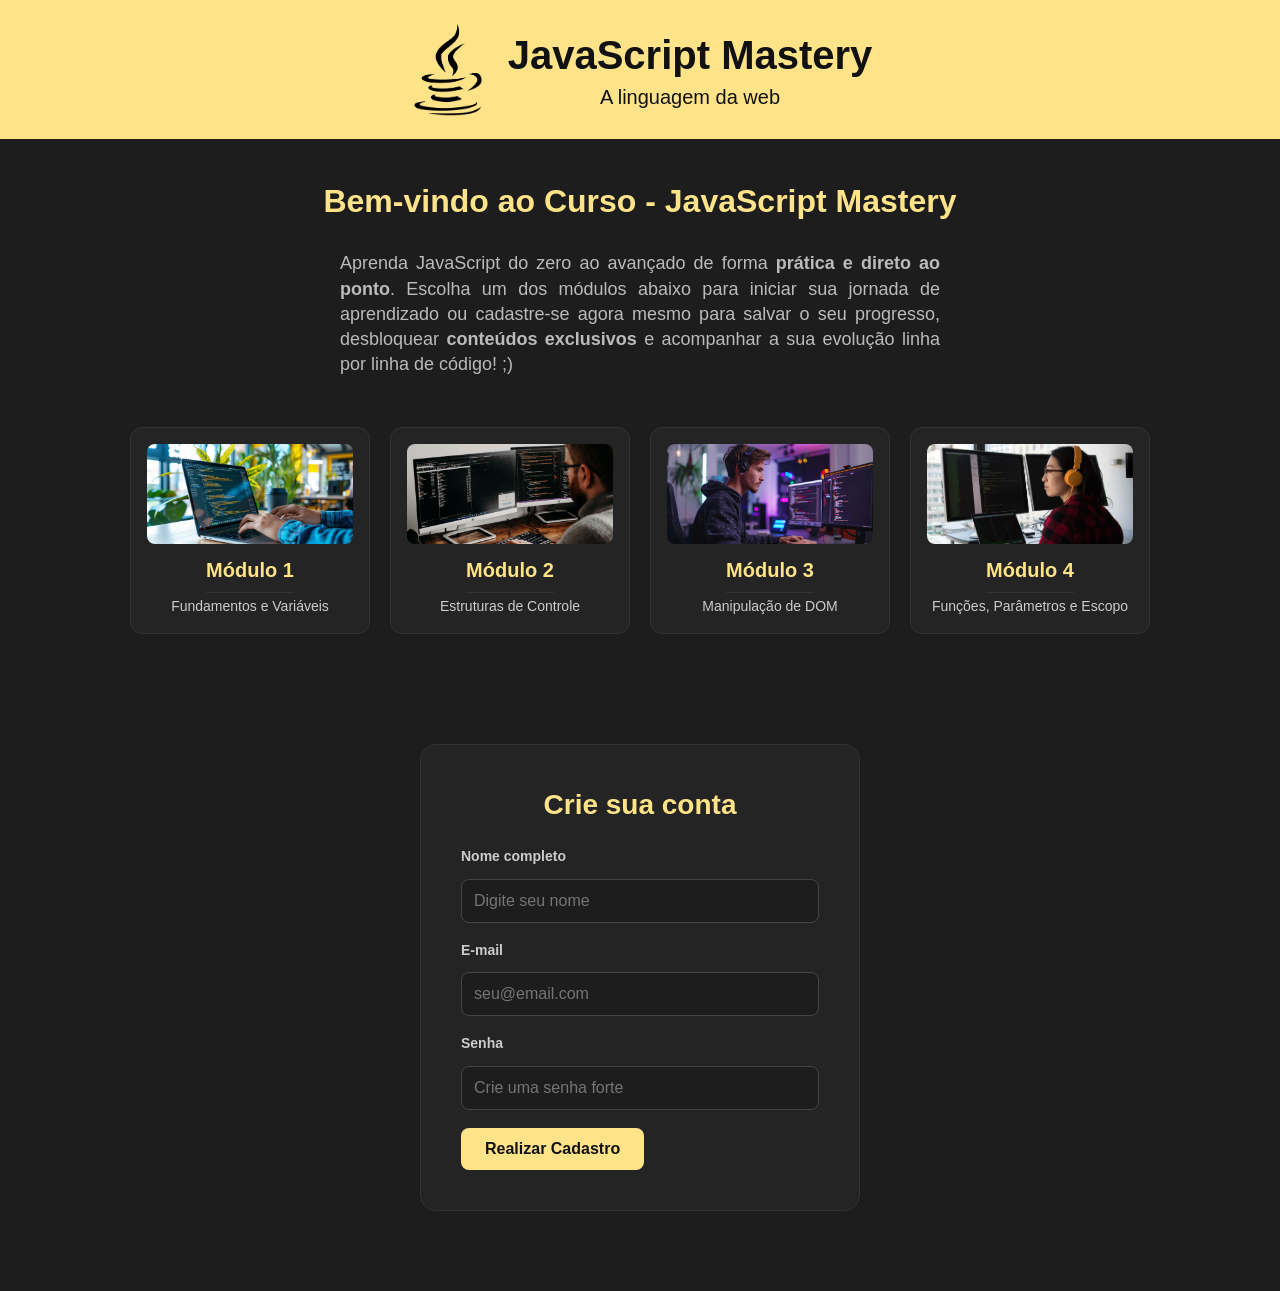
<file: index.html>
<!DOCTYPE html>
<html lang="pt-BR">
<head>
    <meta charset="UTF-8">
    <meta name="viewport" content="width=device-width, initial-scale=1.0">
    <title>JS Mastery - Início</title>
    <link rel="stylesheet" href="style.css">
</head>
<body>
    <!-- Cabeçalho do site -->
    <header>
        <div class="marca">
            <img class="logo" src="IMGS/java2.png" alt="JavaScript Mastery Logo">
            <div>
                <h1>JavaScript Mastery</h1>
                <p class="subtitulo">A linguagem da web</p>
            </div>
        </div>
    </header>
    <!-- Conteúdo principal da página -->
    <main>
        <section class="apresentacao">
            <h2>Bem-vindo ao Curso - JavaScript Mastery</h2>
            <p class="texto-justificado">Aprenda JavaScript do zero ao avançado de forma <strong>prática e direto ao ponto</strong>. Escolha um dos módulos abaixo para iniciar sua jornada de aprendizado ou cadastre-se agora mesmo para salvar o seu progresso, desbloquear <strong>conteúdos exclusivos</strong> e acompanhar a sua evolução linha por linha de código! ;)</p>
            
            <div class="lista-modulos">
                <a href="modulo1.html" class="cartao-modulo">
                    <img class="img-modulo" src="IMGS/Code2.jpg" alt="Módulo 1">
                    <h3>Módulo 1</h3>
                    <span>Fundamentos e Variáveis</span>
                </a>
                <a href="modulo2.html" class="cartao-modulo">
                    <img class="img-modulo" src="IMGS/Code3.jpg" alt="Módulo 2">
                    <h3>Módulo 2</h3>
                    <span>Estruturas de Controle</span>
                </a>
                <a href="modulo3.html" class="cartao-modulo">
                    <img class="img-modulo" src="IMGS/Code4.jpg" alt="Módulo 3">
                    <h3>Módulo 3</h3>
                    <span>Manipulação de DOM</span>
                </a>
                <a href="modulo4.html" class="cartao-modulo">
                    <img class="img-modulo" src="IMGS/Code6.jpg" alt="Módulo 4">
                    <h3>Módulo 4</h3>
                    <span>Funções, Parâmetros e Escopo</span>
                </a>
            </div>
        </section>
    <!-- Seção de cadastro do usuário -->
        <section class="secao-cadastro">
            <div class="caixa-form">
                <h2>Crie sua conta</h2>
                <form id="formCadastro">
                    <div class="campo">
                        <label for="nome">Nome completo</label>
                        <input type="text" id="nome" name="nome" placeholder="Digite seu nome" required>
                    </div>
                    <div class="campo">
                        <label for="email">E-mail</label>
                        <input type="email" id="email" name="email" placeholder="seu@email.com" required>
                    </div>
                    <div class="campo">
                        <label for="senha">Senha</label>
                        <input type="password" id="senha" name="senha" placeholder="Crie uma senha forte" required>
                    </div>
                    <button type="submit" class="btn-enviar">Realizar Cadastro</button>
                </form>
            </div>
        </section>
    </main>
    <!-- janela de confirmação de cadastro -->
    <dialog id="modalSucesso" class="aviso">
        <div class="conteudo-aviso">
            <span class="etiqueta-aviso">Sucesso!</span>
            <p id="modalMensagem">Bem-vindo(a)! Seu cadastro foi realizado com sucesso.</p>
            <button id="btnComecar" type="button">Começar a Estudar</button>
        </div>
    </dialog>

    <script src="forms.js"></script>
</body>
</html>
</file>
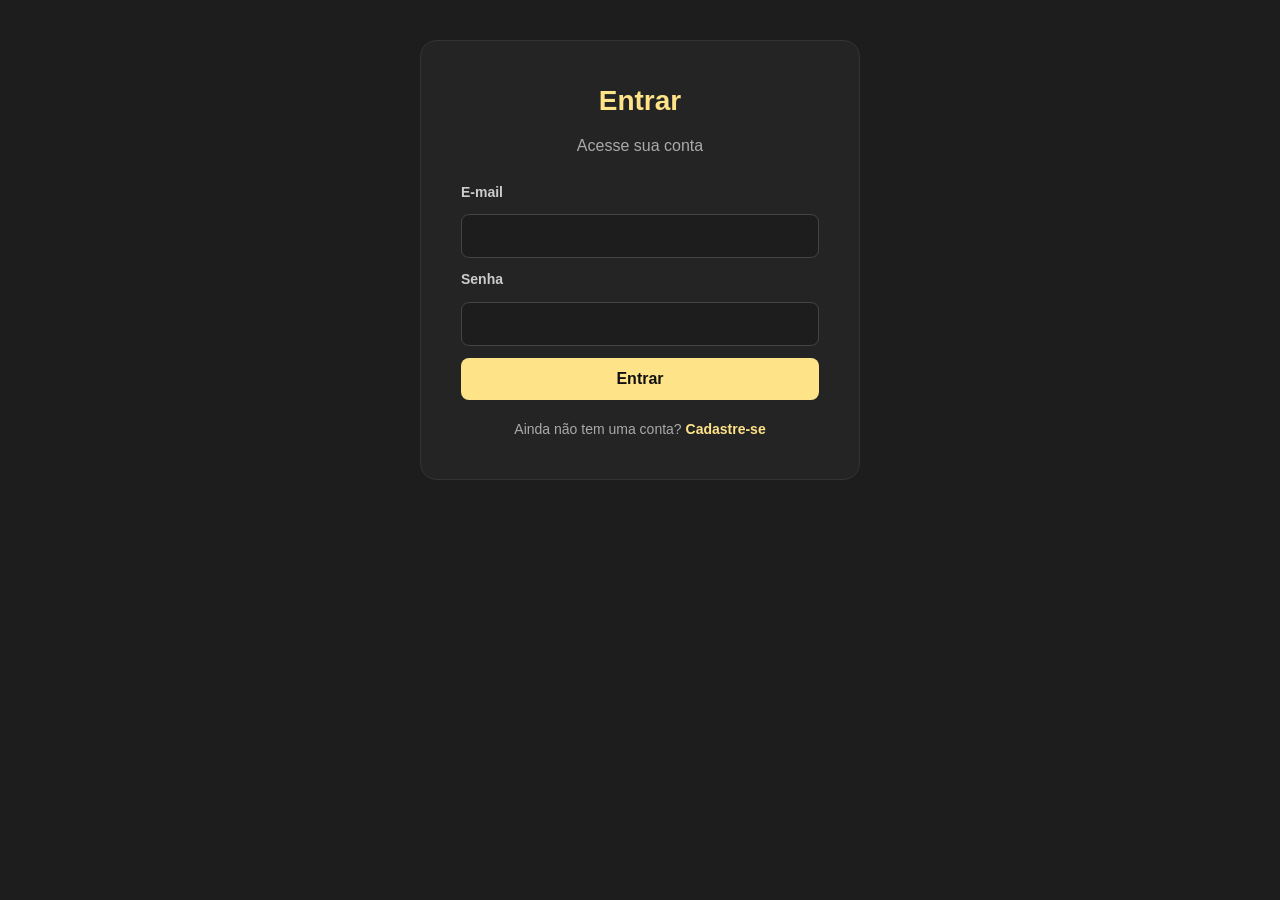
<file: login.html>
<!DOCTYPE html>
<html lang="pt-BR">
<head>
    <meta charset="UTF-8">
    <meta name="viewport" content="width=device-width, initial-scale=1.0">
    <title>Login</title>
    <link rel="stylesheet" href="style.css">
</head>
<body>
    <main class="login">
        <h1>Entrar</h1>
        <p class="subtitulo">Acesse sua conta</p>
        <form action="index.html">
            <label for="email">E-mail</label>
            <input type="email" id="email" name="email" required>

            <label for="senha">Senha</label>
            <input type="password" id="senha" name="senha" required>

            <button type="submit">Entrar</button>
        </form>
        <p class="link-cadastro">Ainda não tem uma conta? <a href="index.html">Cadastre-se</a></p>
    </main>
</body>
</html>
</file>
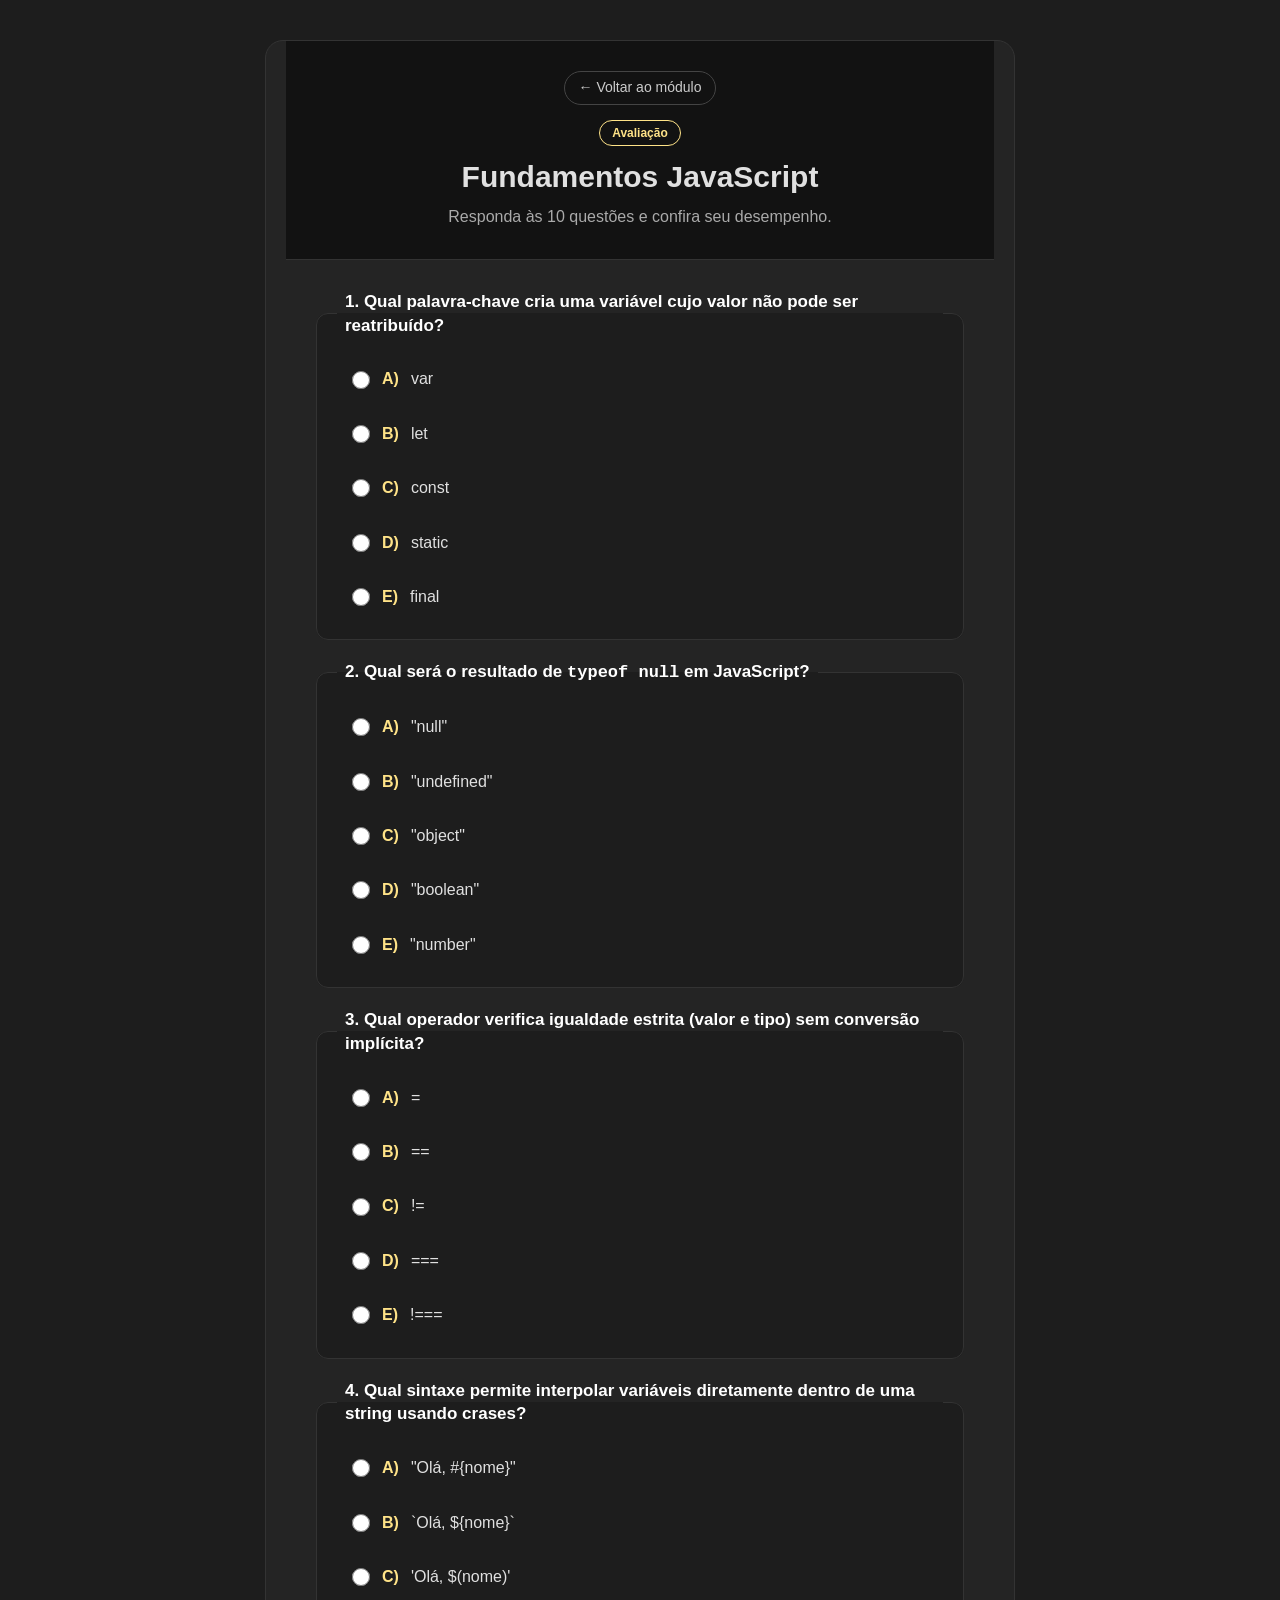
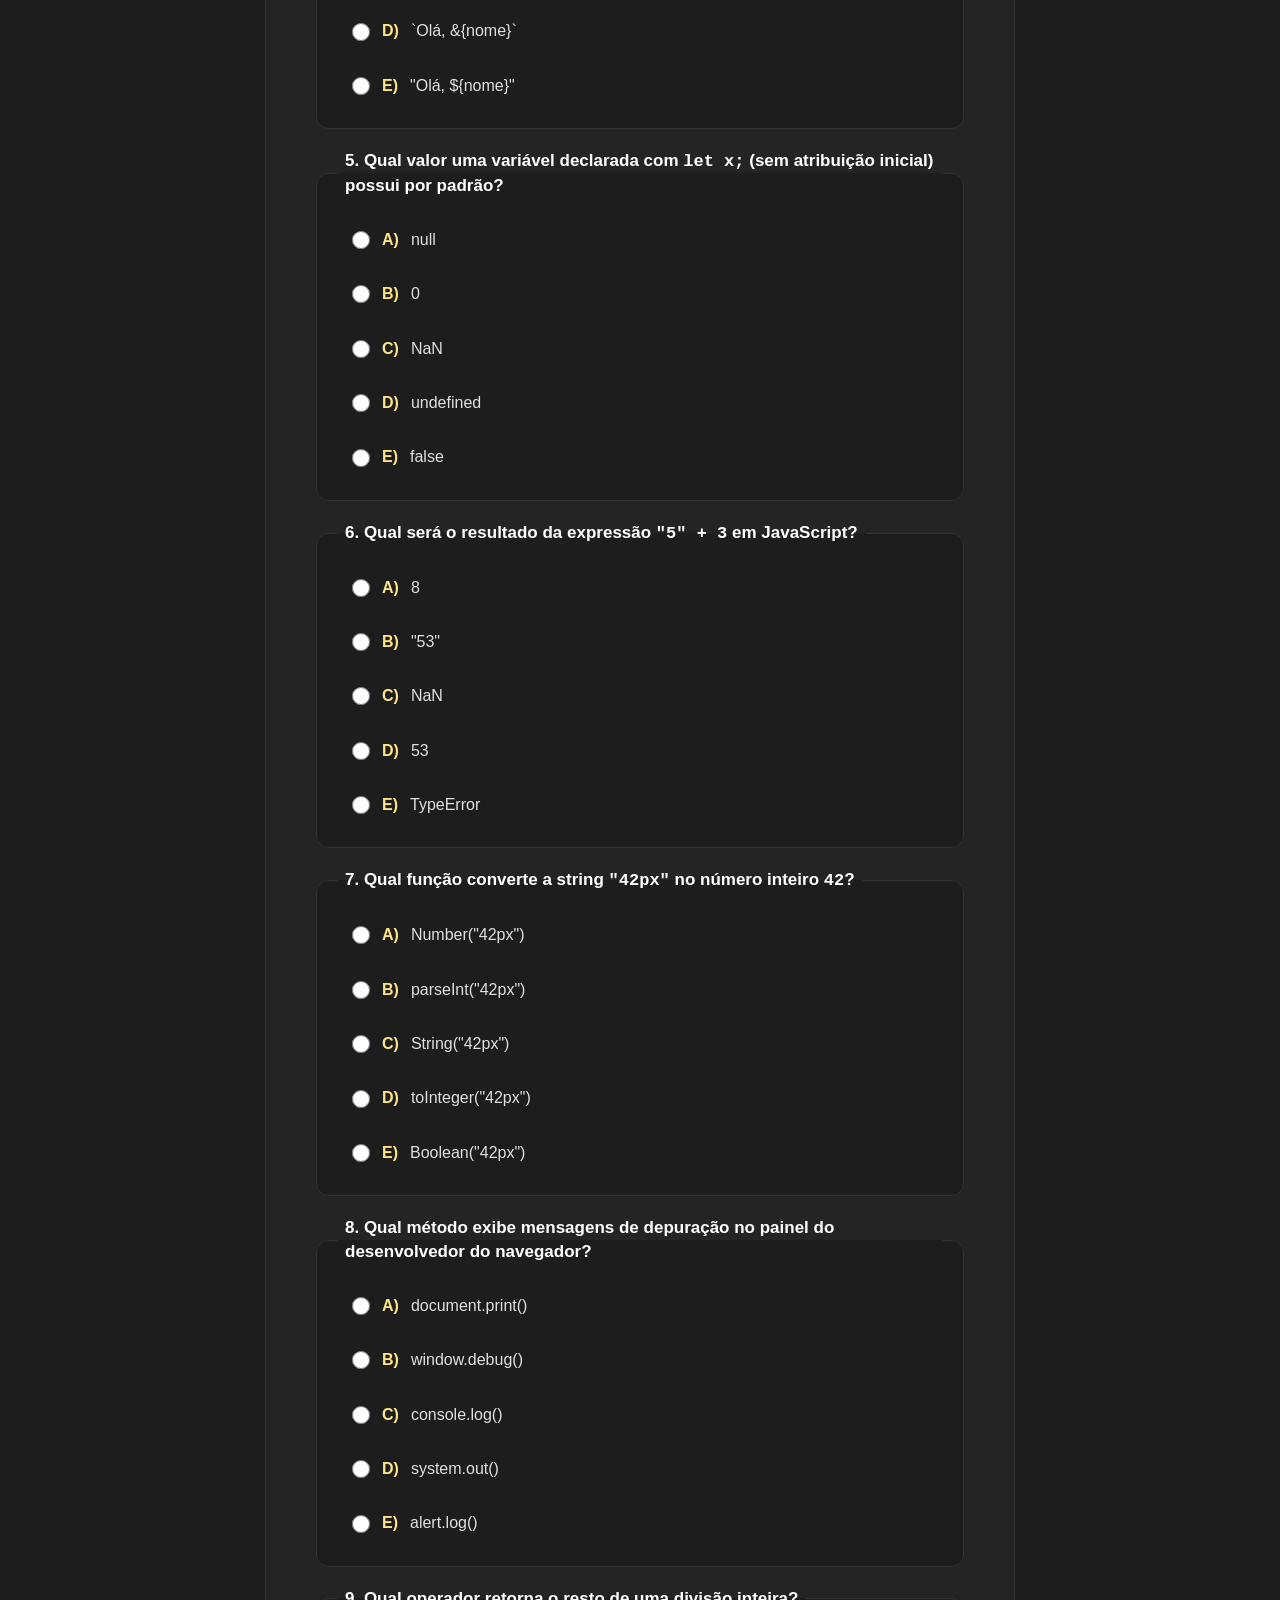
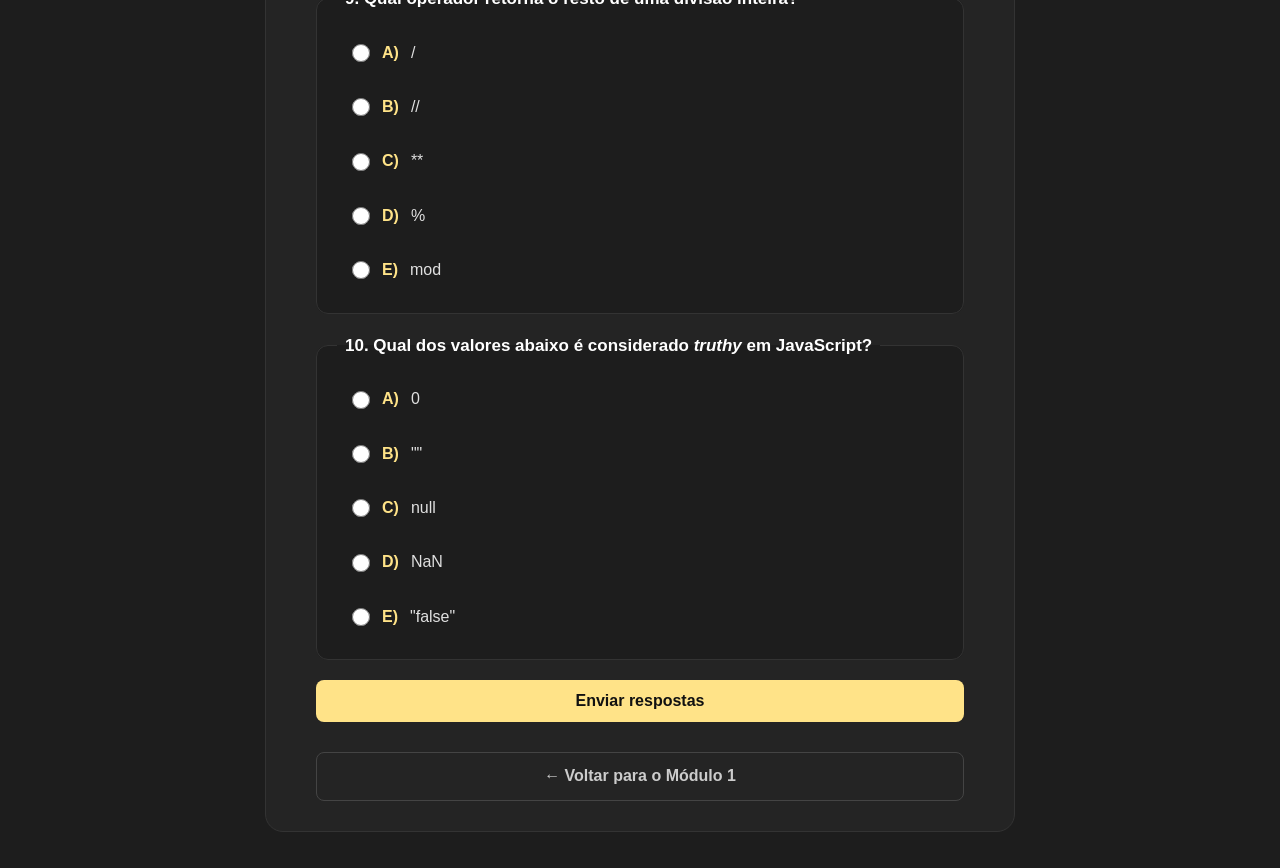
<file: prova-M1.html>
<!DOCTYPE html>
<html lang="pt-BR">
<head>
    <meta charset="UTF-8">
    <meta name="viewport" content="width=device-width, initial-scale=1.0">
    <title>Avaliação de JavaScript | JS Mastery</title>
    <link rel="stylesheet" href="style.css">
</head>
<body>
    <main class="quiz" data-quiz="m1">
        <div class="topo-quiz">
            <a href="modulo1.html" class="btn-voltar">← Voltar ao módulo</a>
            <br>
            <span class="etiqueta-quiz">Avaliação</span>
            <h1>Fundamentos JavaScript</h1>
            <p class="subtitulo-quiz">Responda às 10 questões e confira seu desempenho.</p>
        </div>

        <form id="formQuiz">
            <fieldset>
                <legend>1. Qual palavra-chave cria uma variável cujo valor não pode ser reatribuído?</legend>
                <label><input type="radio" name="q1" value="a" required><span class="letra-opcao">A)</span> var</label>
                <label><input type="radio" name="q1" value="b"><span class="letra-opcao">B)</span> let</label>
                <label><input type="radio" name="q1" value="c"><span class="letra-opcao">C)</span> const</label>
                <label><input type="radio" name="q1" value="d"><span class="letra-opcao">D)</span> static</label>
                <label><input type="radio" name="q1" value="e"><span class="letra-opcao">E)</span> final</label>
            </fieldset>

            <fieldset>
                <legend>2. Qual será o resultado de <code>typeof null</code> em JavaScript?</legend>
                <label><input type="radio" name="q2" value="a" required><span class="letra-opcao">A)</span> "null"</label>
                <label><input type="radio" name="q2" value="b"><span class="letra-opcao">B)</span> "undefined"</label>
                <label><input type="radio" name="q2" value="c"><span class="letra-opcao">C)</span> "object"</label>
                <label><input type="radio" name="q2" value="d"><span class="letra-opcao">D)</span> "boolean"</label>
                <label><input type="radio" name="q2" value="e"><span class="letra-opcao">E)</span> "number"</label>
            </fieldset>

            <fieldset>
                <legend>3. Qual operador verifica igualdade estrita (valor e tipo) sem conversão implícita?</legend>
                <label><input type="radio" name="q3" value="a" required><span class="letra-opcao">A)</span> =</label>
                <label><input type="radio" name="q3" value="b"><span class="letra-opcao">B)</span> ==</label>
                <label><input type="radio" name="q3" value="c"><span class="letra-opcao">C)</span> !=</label>
                <label><input type="radio" name="q3" value="d"><span class="letra-opcao">D)</span> ===</label>
                <label><input type="radio" name="q3" value="e"><span class="letra-opcao">E)</span> !===</label>
            </fieldset>

            <fieldset>
                <legend>4. Qual sintaxe permite interpolar variáveis diretamente dentro de uma string usando crases?</legend>
                <label><input type="radio" name="q4" value="a" required><span class="letra-opcao">A)</span> "Olá, #{nome}"</label>
                <label><input type="radio" name="q4" value="b"><span class="letra-opcao">B)</span> `Olá, ${nome}`</label>
                <label><input type="radio" name="q4" value="c"><span class="letra-opcao">C)</span> 'Olá, $(nome)'</label>
                <label><input type="radio" name="q4" value="d"><span class="letra-opcao">D)</span> `Olá, &amp;{nome}`</label>
                <label><input type="radio" name="q4" value="e"><span class="letra-opcao">E)</span> "Olá, ${nome}"</label>
            </fieldset>

            <fieldset>
                <legend>5. Qual valor uma variável declarada com <code>let x;</code> (sem atribuição inicial) possui por padrão?</legend>
                <label><input type="radio" name="q5" value="a" required><span class="letra-opcao">A)</span> null</label>
                <label><input type="radio" name="q5" value="b"><span class="letra-opcao">B)</span> 0</label>
                <label><input type="radio" name="q5" value="c"><span class="letra-opcao">C)</span> NaN</label>
                <label><input type="radio" name="q5" value="d"><span class="letra-opcao">D)</span> undefined</label>
                <label><input type="radio" name="q5" value="e"><span class="letra-opcao">E)</span> false</label>
            </fieldset>

            <fieldset>
                <legend>6. Qual será o resultado da expressão <code>"5" + 3</code> em JavaScript?</legend>
                <label><input type="radio" name="q6" value="a" required><span class="letra-opcao">A)</span> 8</label>
                <label><input type="radio" name="q6" value="b"><span class="letra-opcao">B)</span> "53"</label>
                <label><input type="radio" name="q6" value="c"><span class="letra-opcao">C)</span> NaN</label>
                <label><input type="radio" name="q6" value="d"><span class="letra-opcao">D)</span> 53</label>
                <label><input type="radio" name="q6" value="e"><span class="letra-opcao">E)</span> TypeError</label>
            </fieldset>

            <fieldset>
                <legend>7. Qual função converte a string <code>"42px"</code> no número inteiro <code>42</code>?</legend>
                <label><input type="radio" name="q7" value="a" required><span class="letra-opcao">A)</span> Number("42px")</label>
                <label><input type="radio" name="q7" value="b"><span class="letra-opcao">B)</span> parseInt("42px")</label>
                <label><input type="radio" name="q7" value="c"><span class="letra-opcao">C)</span> String("42px")</label>
                <label><input type="radio" name="q7" value="d"><span class="letra-opcao">D)</span> toInteger("42px")</label>
                <label><input type="radio" name="q7" value="e"><span class="letra-opcao">E)</span> Boolean("42px")</label>
            </fieldset>

            <fieldset>
                <legend>8. Qual método exibe mensagens de depuração no painel do desenvolvedor do navegador?</legend>
                <label><input type="radio" name="q8" value="a" required><span class="letra-opcao">A)</span> document.print()</label>
                <label><input type="radio" name="q8" value="b"><span class="letra-opcao">B)</span> window.debug()</label>
                <label><input type="radio" name="q8" value="c"><span class="letra-opcao">C)</span> console.log()</label>
                <label><input type="radio" name="q8" value="d"><span class="letra-opcao">D)</span> system.out()</label>
                <label><input type="radio" name="q8" value="e"><span class="letra-opcao">E)</span> alert.log()</label>
            </fieldset>

            <fieldset>
                <legend>9. Qual operador retorna o resto de uma divisão inteira?</legend>
                <label><input type="radio" name="q9" value="a" required><span class="letra-opcao">A)</span> /</label>
                <label><input type="radio" name="q9" value="b"><span class="letra-opcao">B)</span> //</label>
                <label><input type="radio" name="q9" value="c"><span class="letra-opcao">C)</span> **</label>
                <label><input type="radio" name="q9" value="d"><span class="letra-opcao">D)</span> %</label>
                <label><input type="radio" name="q9" value="e"><span class="letra-opcao">E)</span> mod</label>
            </fieldset>

            <fieldset>
                <legend>10. Qual dos valores abaixo é considerado <em>truthy</em> em JavaScript?</legend>
                <label><input type="radio" name="q10" value="a" required><span class="letra-opcao">A)</span> 0</label>
                <label><input type="radio" name="q10" value="b"><span class="letra-opcao">B)</span> ""</label>
                <label><input type="radio" name="q10" value="c"><span class="letra-opcao">C)</span> null</label>
                <label><input type="radio" name="q10" value="d"><span class="letra-opcao">D)</span> NaN</label>
                <label><input type="radio" name="q10" value="e"><span class="letra-opcao">E)</span> "false"</label>
            </fieldset>

            <button type="submit">Enviar respostas</button>
        </form>

        <p id="resultado" class="resultado-quiz"></p>

        <div class="rodape-quiz">
            <a href="modulo1.html" class="btn-voltar-rodape">← Voltar para o Módulo 1</a>
        </div>
    </main>

    <script src="provas.js"></script>
</body>
</html>
</file>
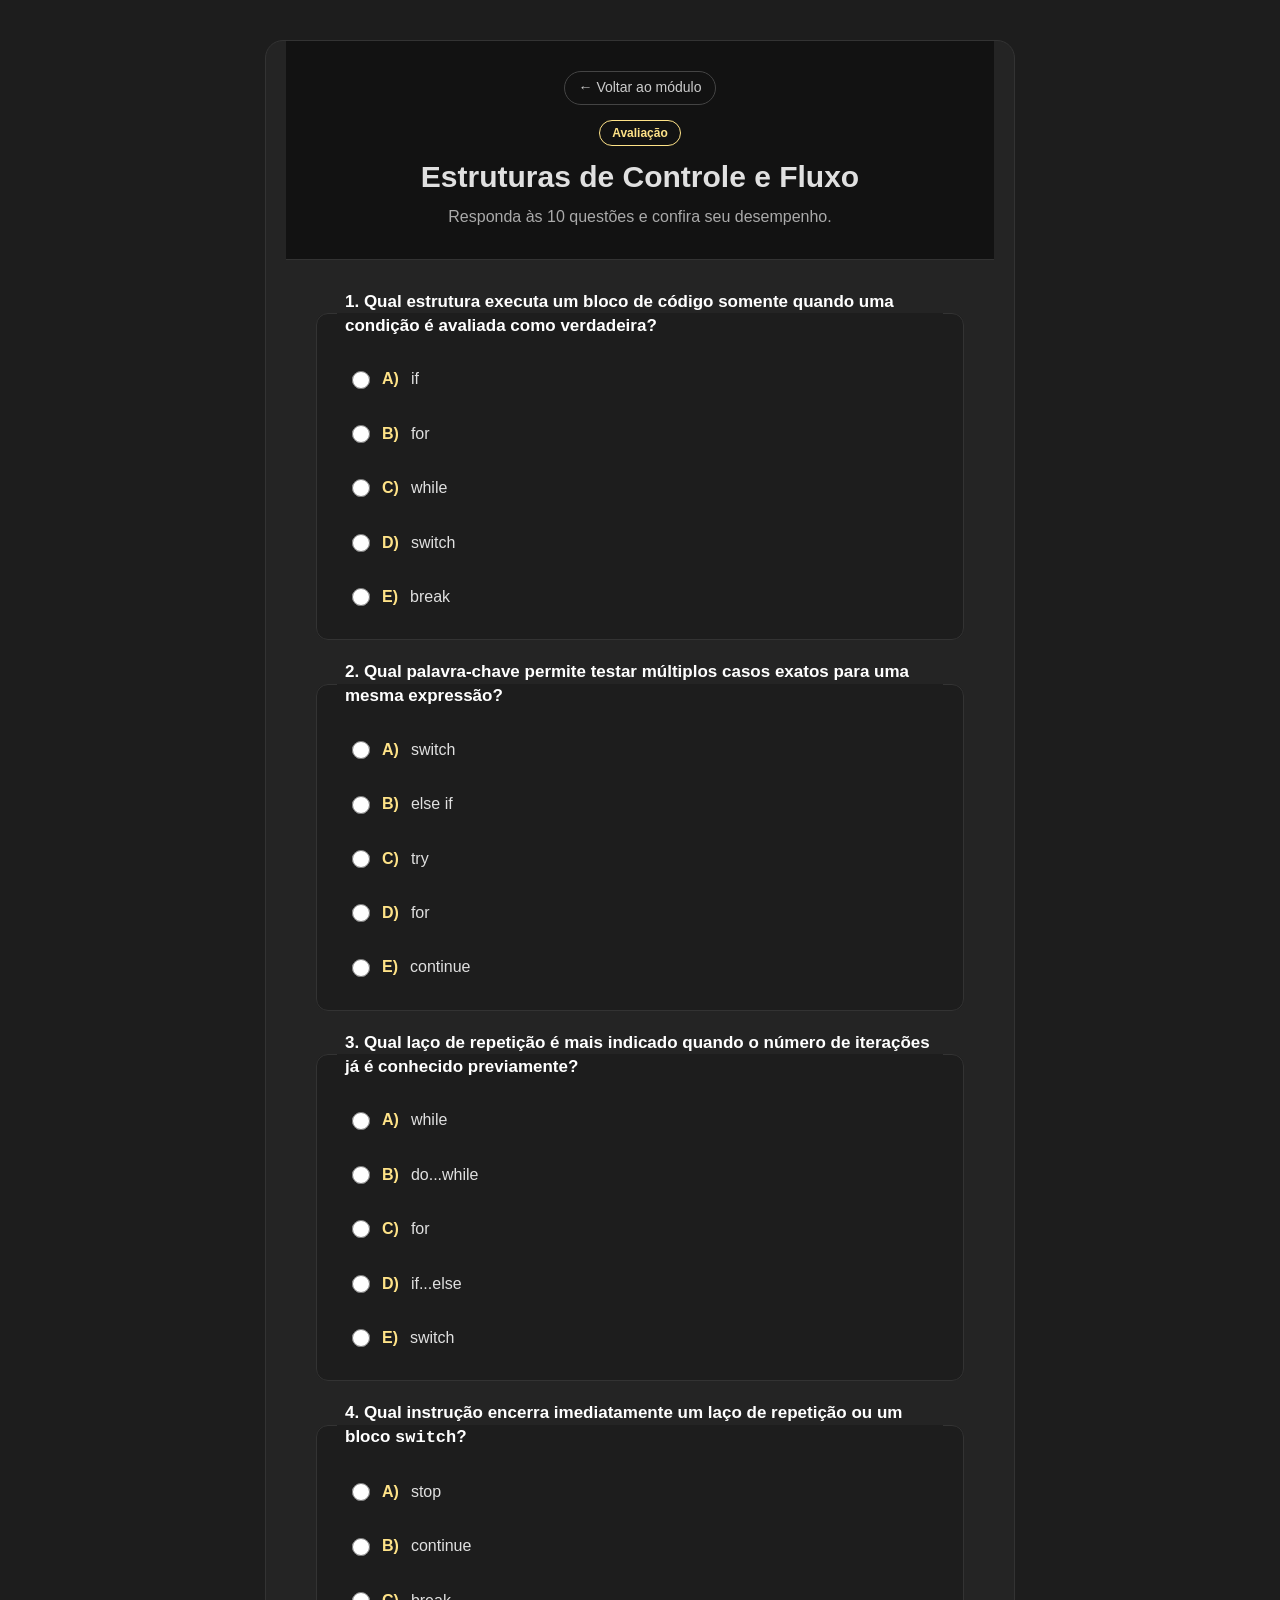
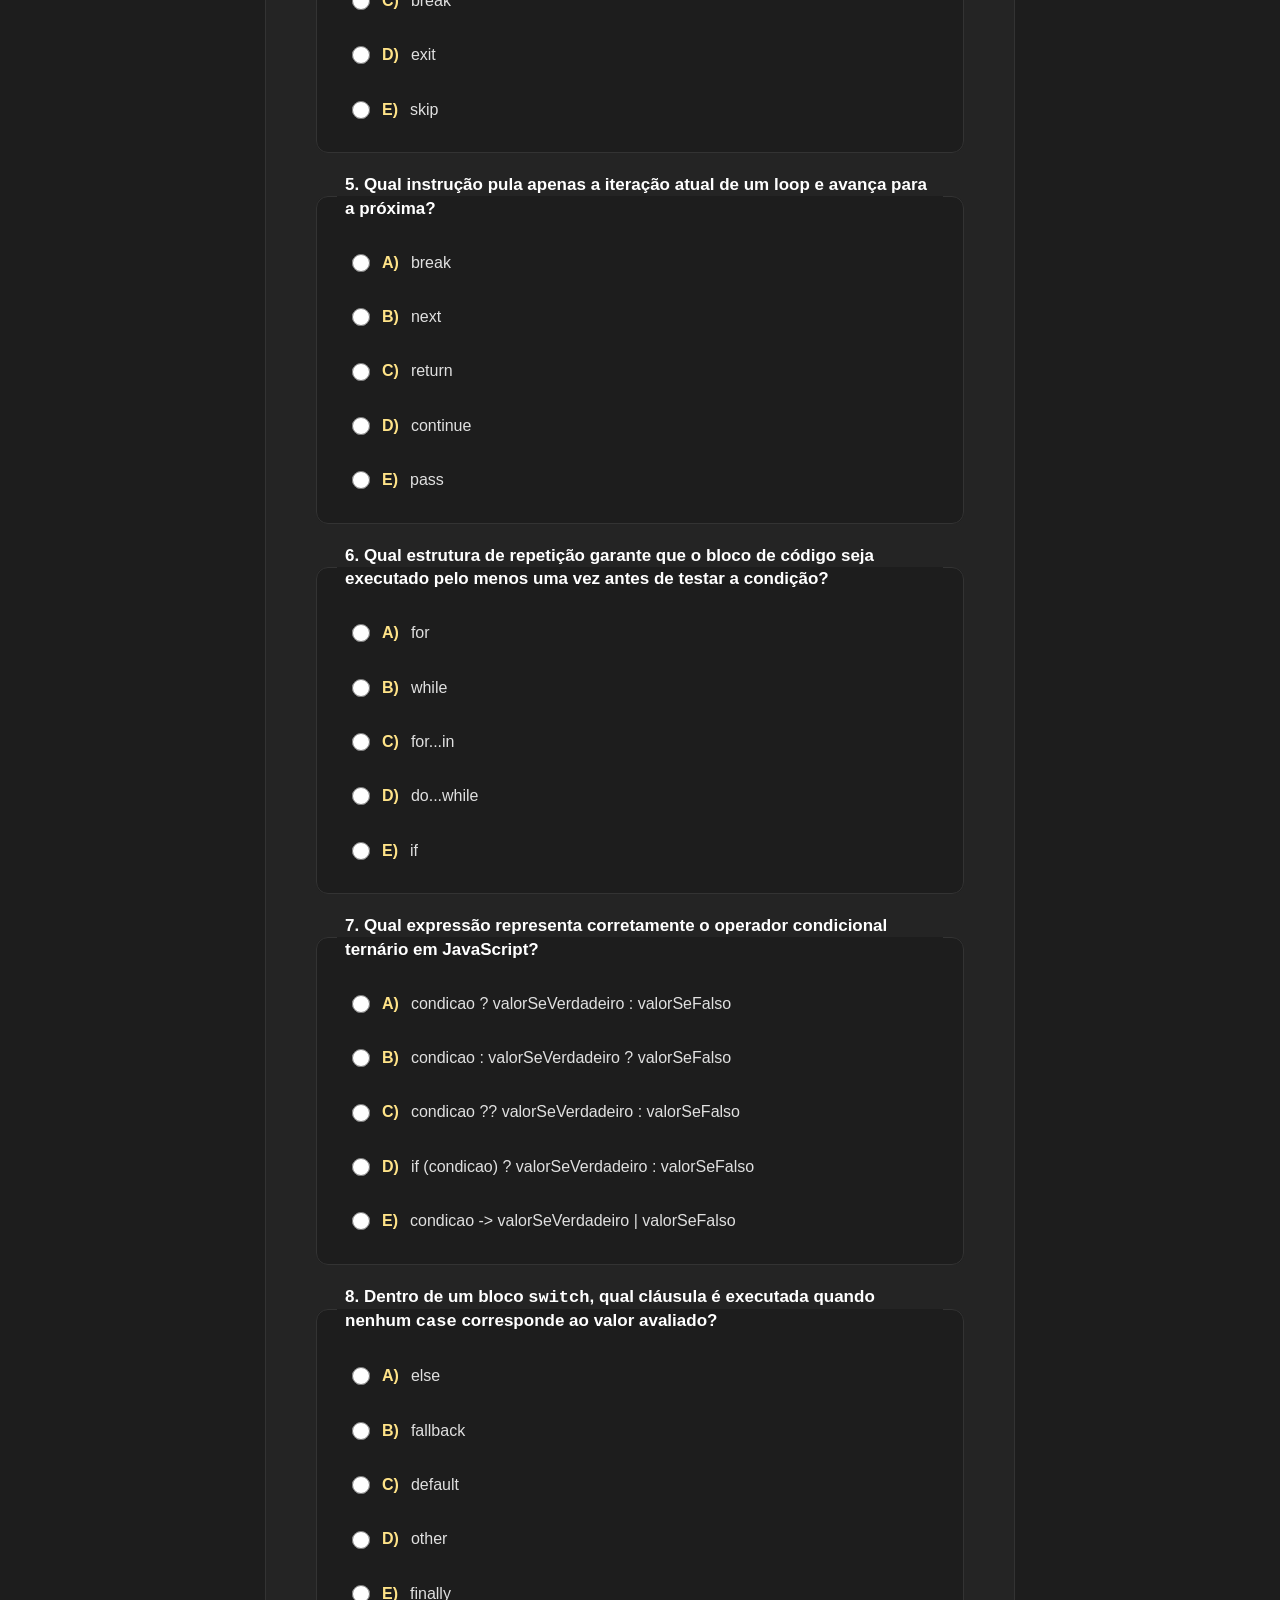
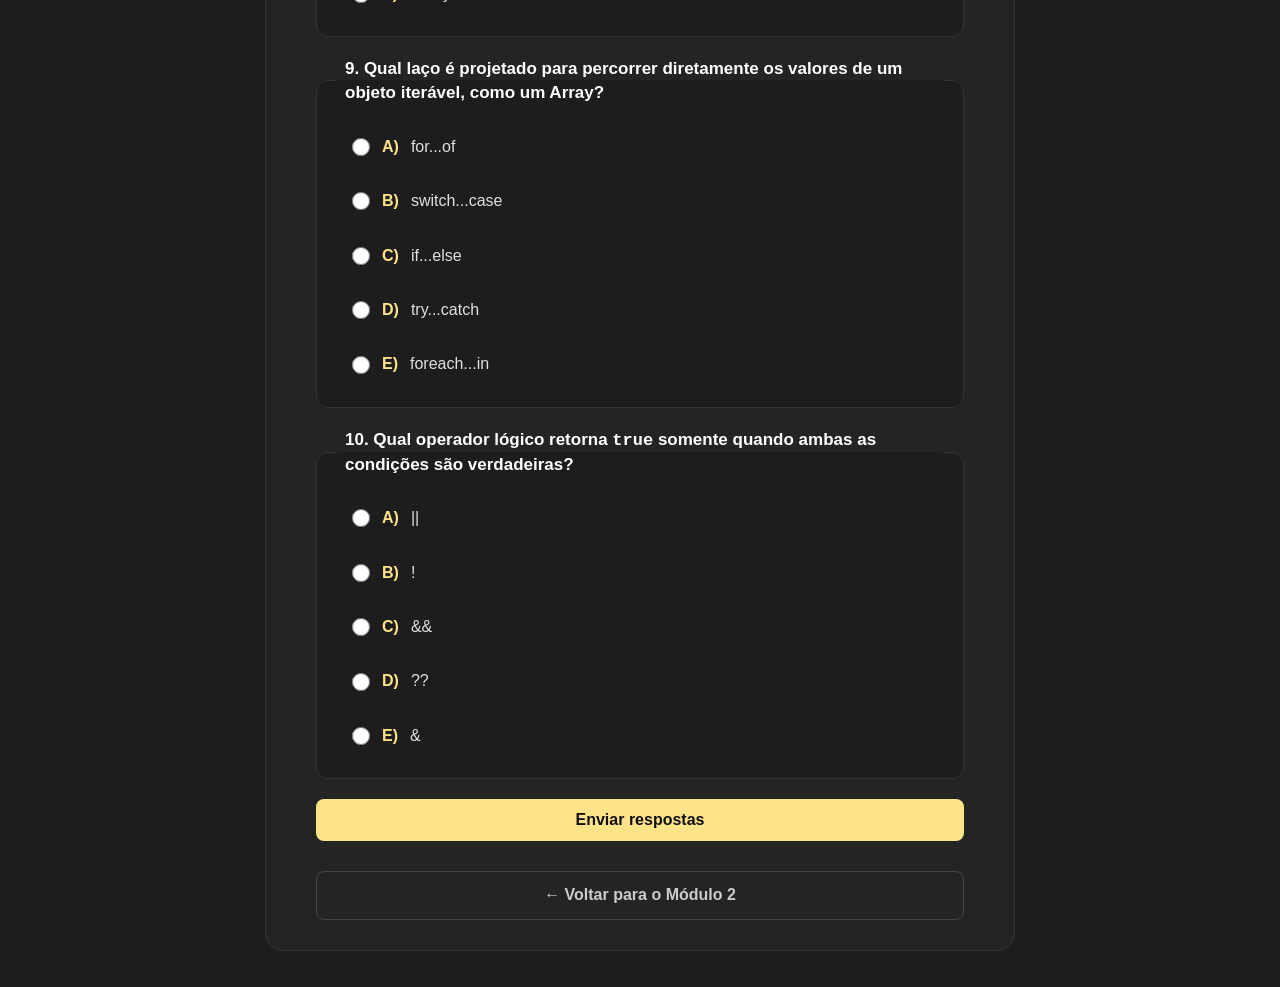
<file: prova-M2.html>
<!DOCTYPE html>
<html lang="pt-BR">
<head>
    <meta charset="UTF-8">
    <meta name="viewport" content="width=device-width, initial-scale=1.0">
    <title>Avaliação de JavaScript | JS Mastery</title>
    <link rel="stylesheet" href="style.css">
</head>
<body>
    <main class="quiz" data-quiz="m2">
        <div class="topo-quiz">
            <a href="modulo2.html" class="btn-voltar">← Voltar ao módulo</a>
            <br>
            <span class="etiqueta-quiz">Avaliação</span>
            <h1>Estruturas de Controle e Fluxo</h1>
            <p class="subtitulo-quiz">Responda às 10 questões e confira seu desempenho.</p>
        </div>

        <form id="formQuiz">
            <fieldset>
                <legend>1. Qual estrutura executa um bloco de código somente quando uma condição é avaliada como verdadeira?</legend>
                <label><input type="radio" name="q1" value="a" required><span class="letra-opcao">A)</span> if</label>
                <label><input type="radio" name="q1" value="b"><span class="letra-opcao">B)</span> for</label>
                <label><input type="radio" name="q1" value="c"><span class="letra-opcao">C)</span> while</label>
                <label><input type="radio" name="q1" value="d"><span class="letra-opcao">D)</span> switch</label>
                <label><input type="radio" name="q1" value="e"><span class="letra-opcao">E)</span> break</label>
            </fieldset>

            <fieldset>
                <legend>2. Qual palavra-chave permite testar múltiplos casos exatos para uma mesma expressão?</legend>
                <label><input type="radio" name="q2" value="a" required><span class="letra-opcao">A)</span> switch</label>
                <label><input type="radio" name="q2" value="b"><span class="letra-opcao">B)</span> else if</label>
                <label><input type="radio" name="q2" value="c"><span class="letra-opcao">C)</span> try</label>
                <label><input type="radio" name="q2" value="d"><span class="letra-opcao">D)</span> for</label>
                <label><input type="radio" name="q2" value="e"><span class="letra-opcao">E)</span> continue</label>
            </fieldset>

            <fieldset>
                <legend>3. Qual laço de repetição é mais indicado quando o número de iterações já é conhecido previamente?</legend>
                <label><input type="radio" name="q3" value="a" required><span class="letra-opcao">A)</span> while</label>
                <label><input type="radio" name="q3" value="b"><span class="letra-opcao">B)</span> do...while</label>
                <label><input type="radio" name="q3" value="c"><span class="letra-opcao">C)</span> for</label>
                <label><input type="radio" name="q3" value="d"><span class="letra-opcao">D)</span> if...else</label>
                <label><input type="radio" name="q3" value="e"><span class="letra-opcao">E)</span> switch</label>
            </fieldset>

            <fieldset>
                <legend>4. Qual instrução encerra imediatamente um laço de repetição ou um bloco <code>switch</code>?</legend>
                <label><input type="radio" name="q4" value="a" required><span class="letra-opcao">A)</span> stop</label>
                <label><input type="radio" name="q4" value="b"><span class="letra-opcao">B)</span> continue</label>
                <label><input type="radio" name="q4" value="c"><span class="letra-opcao">C)</span> break</label>
                <label><input type="radio" name="q4" value="d"><span class="letra-opcao">D)</span> exit</label>
                <label><input type="radio" name="q4" value="e"><span class="letra-opcao">E)</span> skip</label>
            </fieldset>

            <fieldset>
                <legend>5. Qual instrução pula apenas a iteração atual de um loop e avança para a próxima?</legend>
                <label><input type="radio" name="q5" value="a" required><span class="letra-opcao">A)</span> break</label>
                <label><input type="radio" name="q5" value="b"><span class="letra-opcao">B)</span> next</label>
                <label><input type="radio" name="q5" value="c"><span class="letra-opcao">C)</span> return</label>
                <label><input type="radio" name="q5" value="d"><span class="letra-opcao">D)</span> continue</label>
                <label><input type="radio" name="q5" value="e"><span class="letra-opcao">E)</span> pass</label>
            </fieldset>

            <fieldset>
                <legend>6. Qual estrutura de repetição garante que o bloco de código seja executado pelo menos uma vez antes de testar a condição?</legend>
                <label><input type="radio" name="q6" value="a" required><span class="letra-opcao">A)</span> for</label>
                <label><input type="radio" name="q6" value="b"><span class="letra-opcao">B)</span> while</label>
                <label><input type="radio" name="q6" value="c"><span class="letra-opcao">C)</span> for...in</label>
                <label><input type="radio" name="q6" value="d"><span class="letra-opcao">D)</span> do...while</label>
                <label><input type="radio" name="q6" value="e"><span class="letra-opcao">E)</span> if</label>
            </fieldset>

            <fieldset>
                <legend>7. Qual expressão representa corretamente o operador condicional ternário em JavaScript?</legend>
                <label><input type="radio" name="q7" value="a" required><span class="letra-opcao">A)</span> condicao ? valorSeVerdadeiro : valorSeFalso</label>
                <label><input type="radio" name="q7" value="b"><span class="letra-opcao">B)</span> condicao : valorSeVerdadeiro ? valorSeFalso</label>
                <label><input type="radio" name="q7" value="c"><span class="letra-opcao">C)</span> condicao ?? valorSeVerdadeiro : valorSeFalso</label>
                <label><input type="radio" name="q7" value="d"><span class="letra-opcao">D)</span> if (condicao) ? valorSeVerdadeiro : valorSeFalso</label>
                <label><input type="radio" name="q7" value="e"><span class="letra-opcao">E)</span> condicao -&gt; valorSeVerdadeiro | valorSeFalso</label>
            </fieldset>

            <fieldset>
                <legend>8. Dentro de um bloco <code>switch</code>, qual cláusula é executada quando nenhum <code>case</code> corresponde ao valor avaliado?</legend>
                <label><input type="radio" name="q8" value="a" required><span class="letra-opcao">A)</span> else</label>
                <label><input type="radio" name="q8" value="b"><span class="letra-opcao">B)</span> fallback</label>
                <label><input type="radio" name="q8" value="c"><span class="letra-opcao">C)</span> default</label>
                <label><input type="radio" name="q8" value="d"><span class="letra-opcao">D)</span> other</label>
                <label><input type="radio" name="q8" value="e"><span class="letra-opcao">E)</span> finally</label>
            </fieldset>

            <fieldset>
                <legend>9. Qual laço é projetado para percorrer diretamente os valores de um objeto iterável, como um Array?</legend>
                <label><input type="radio" name="q9" value="a" required><span class="letra-opcao">A)</span> for...of</label>
                <label><input type="radio" name="q9" value="b"><span class="letra-opcao">B)</span> switch...case</label>
                <label><input type="radio" name="q9" value="c"><span class="letra-opcao">C)</span> if...else</label>
                <label><input type="radio" name="q9" value="d"><span class="letra-opcao">D)</span> try...catch</label>
                <label><input type="radio" name="q9" value="e"><span class="letra-opcao">E)</span> foreach...in</label>
            </fieldset>

            <fieldset>
                <legend>10. Qual operador lógico retorna <code>true</code> somente quando ambas as condições são verdadeiras?</legend>
                <label><input type="radio" name="q10" value="a" required><span class="letra-opcao">A)</span> ||</label>
                <label><input type="radio" name="q10" value="b"><span class="letra-opcao">B)</span> !</label>
                <label><input type="radio" name="q10" value="c"><span class="letra-opcao">C)</span> &amp;&amp;</label>
                <label><input type="radio" name="q10" value="d"><span class="letra-opcao">D)</span> ??</label>
                <label><input type="radio" name="q10" value="e"><span class="letra-opcao">E)</span> &amp;</label>
            </fieldset>

            <button type="submit">Enviar respostas</button>
        </form>

        <p id="resultado" class="resultado-quiz"></p>

        <div class="rodape-quiz">
            <a href="modulo2.html" class="btn-voltar-rodape">← Voltar para o Módulo 2</a>
        </div>
    </main>

    <script src="provas.js"></script>
</body>
</html>
</file>
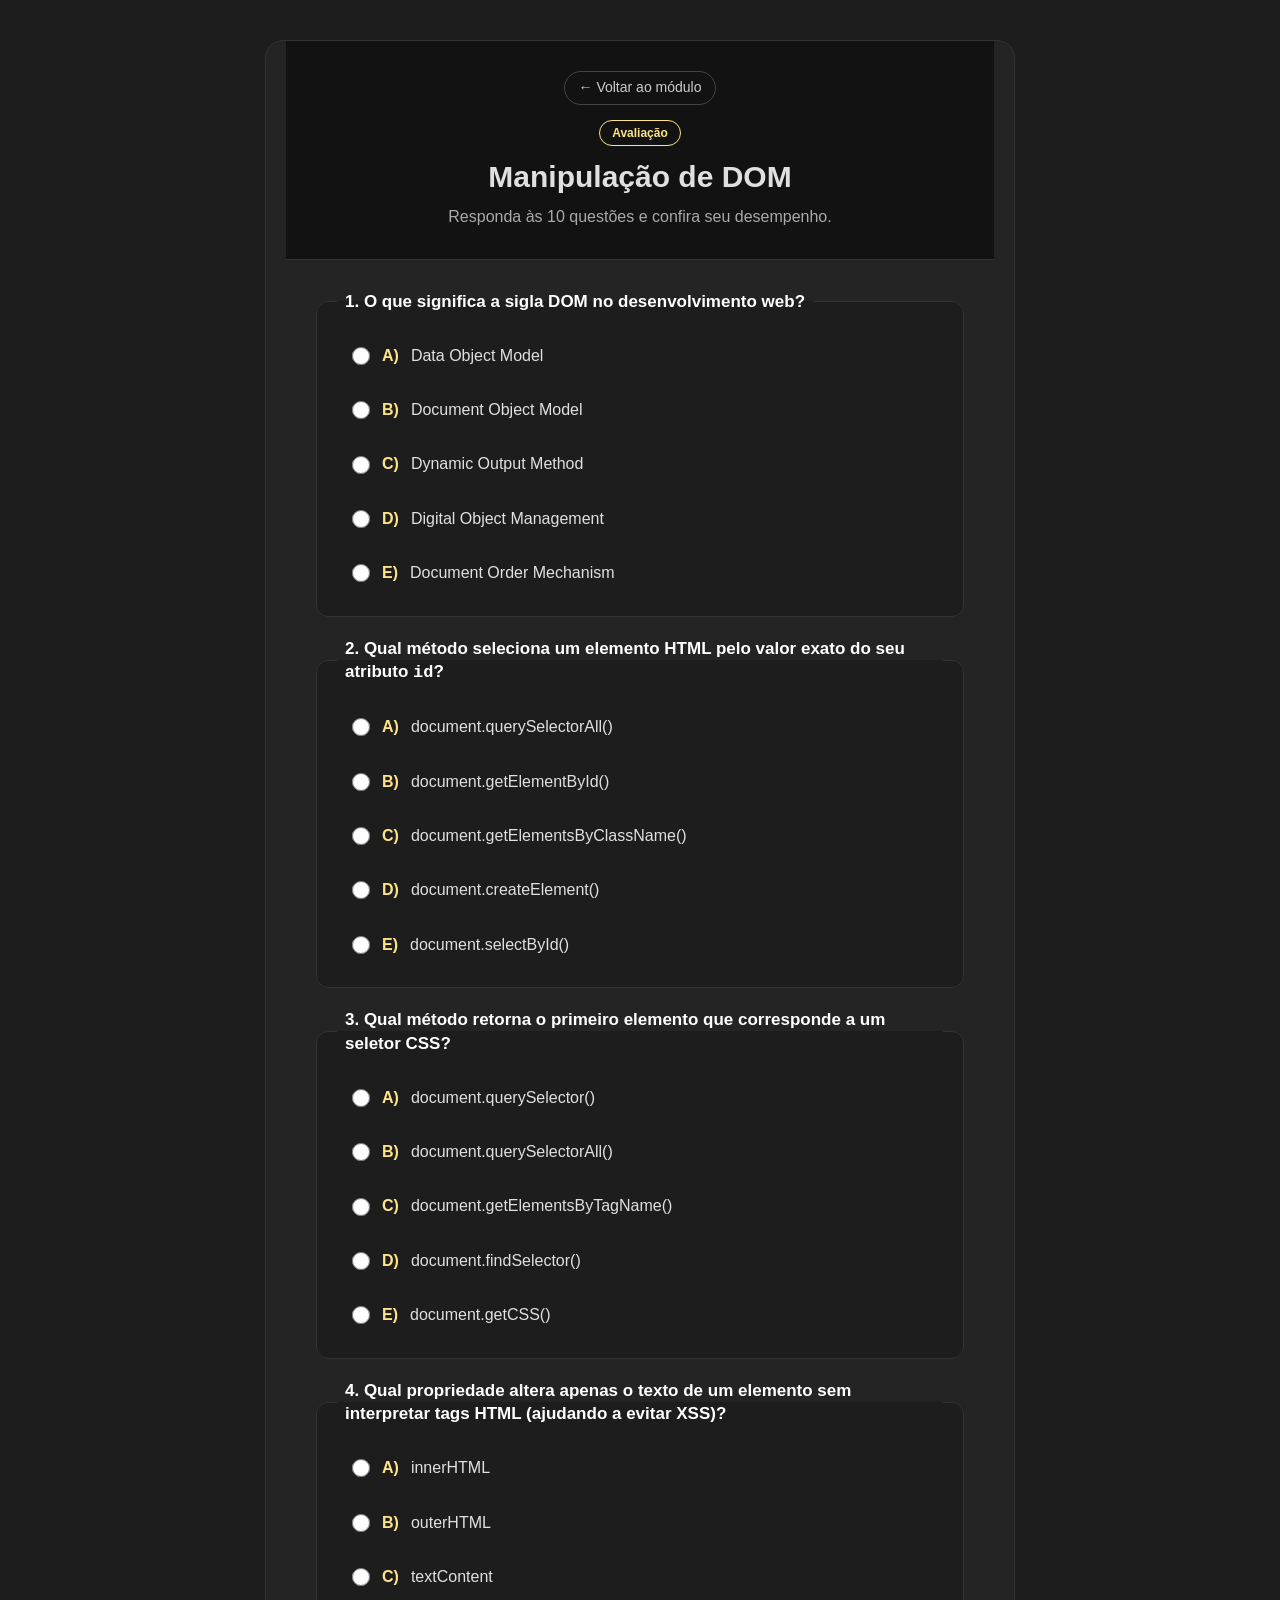
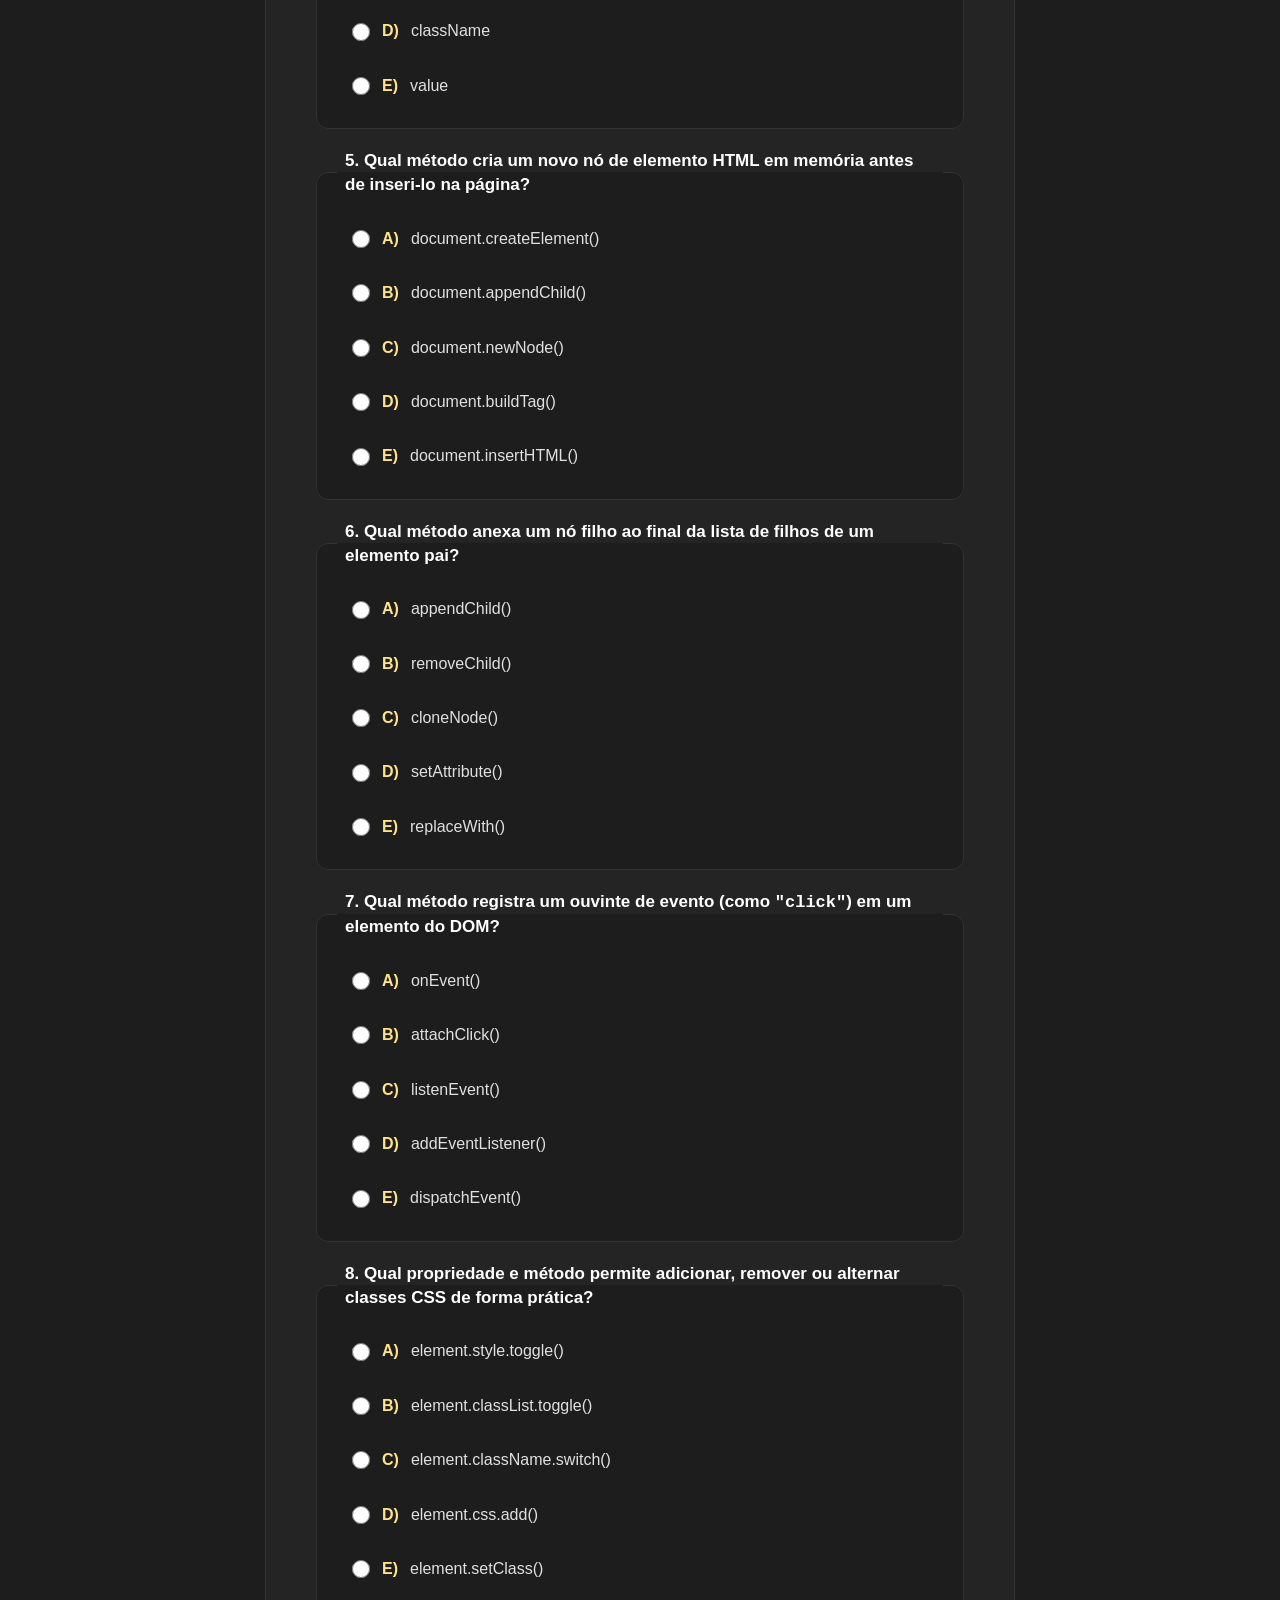
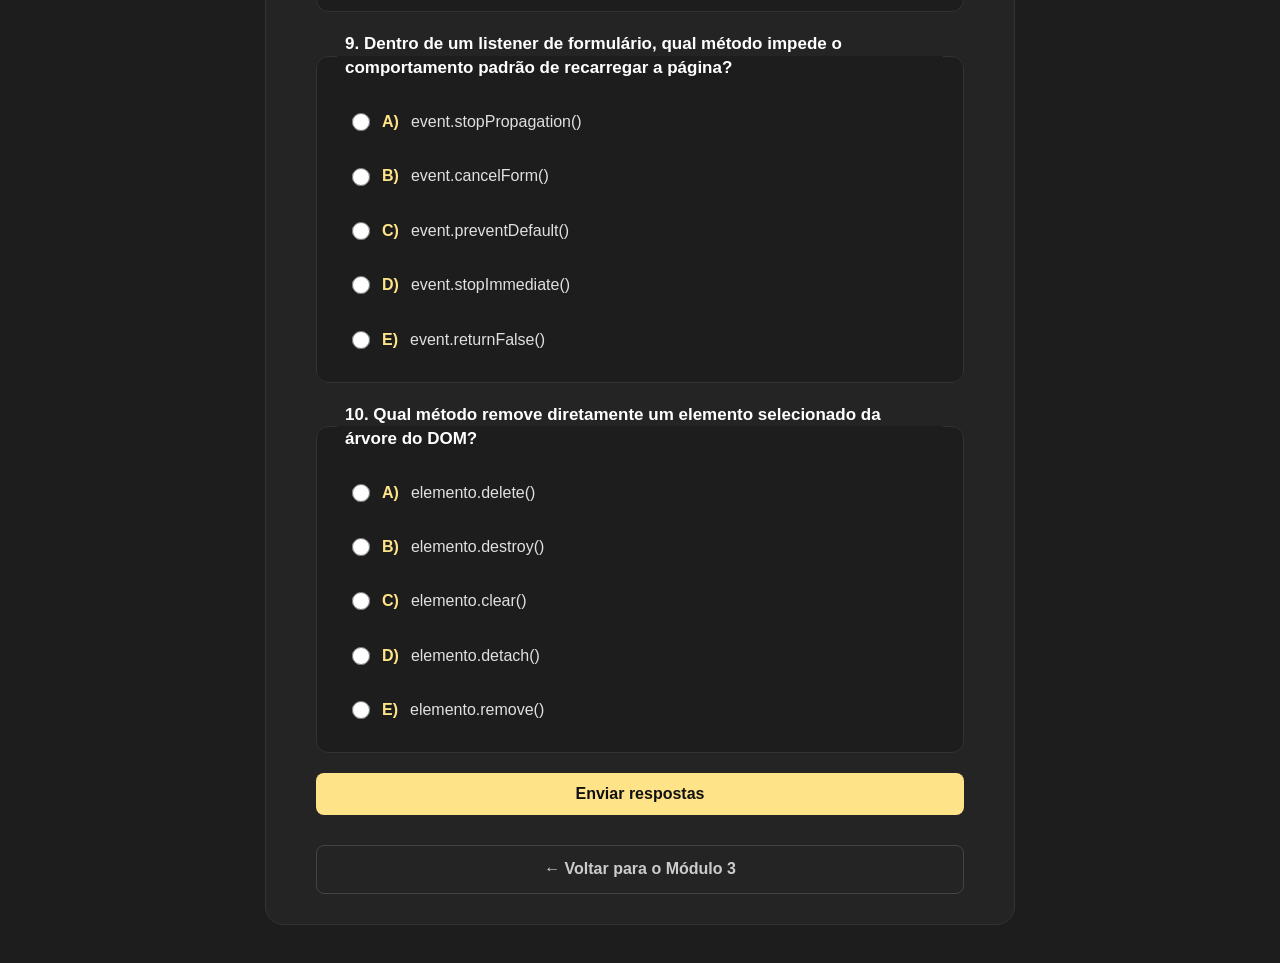
<file: prova-M3.html>
<!DOCTYPE html>
<html lang="pt-BR">
<head>
    <meta charset="UTF-8">
    <meta name="viewport" content="width=device-width, initial-scale=1.0">
    <title>Avaliação de JavaScript | JS Mastery</title>
    <link rel="stylesheet" href="style.css">
</head>
<body>
    <main class="quiz" data-quiz="m3">
        <div class="topo-quiz">
            <a href="modulo3.html" class="btn-voltar">← Voltar ao módulo</a>
            <br>
            <span class="etiqueta-quiz">Avaliação</span>
            <h1>Manipulação de DOM</h1>
            <p class="subtitulo-quiz">Responda às 10 questões e confira seu desempenho.</p>
        </div>

        <form id="formQuiz">
            <fieldset>
                <legend>1. O que significa a sigla DOM no desenvolvimento web?</legend>
                <label><input type="radio" name="q1" value="a" required><span class="letra-opcao">A)</span> Data Object Model</label>
                <label><input type="radio" name="q1" value="b"><span class="letra-opcao">B)</span> Document Object Model</label>
                <label><input type="radio" name="q1" value="c"><span class="letra-opcao">C)</span> Dynamic Output Method</label>
                <label><input type="radio" name="q1" value="d"><span class="letra-opcao">D)</span> Digital Object Management</label>
                <label><input type="radio" name="q1" value="e"><span class="letra-opcao">E)</span> Document Order Mechanism</label>
            </fieldset>

            <fieldset>
                <legend>2. Qual método seleciona um elemento HTML pelo valor exato do seu atributo <code>id</code>?</legend>
                <label><input type="radio" name="q2" value="a" required><span class="letra-opcao">A)</span> document.querySelectorAll()</label>
                <label><input type="radio" name="q2" value="b"><span class="letra-opcao">B)</span> document.getElementById()</label>
                <label><input type="radio" name="q2" value="c"><span class="letra-opcao">C)</span> document.getElementsByClassName()</label>
                <label><input type="radio" name="q2" value="d"><span class="letra-opcao">D)</span> document.createElement()</label>
                <label><input type="radio" name="q2" value="e"><span class="letra-opcao">E)</span> document.selectById()</label>
            </fieldset>

            <fieldset>
                <legend>3. Qual método retorna o primeiro elemento que corresponde a um seletor CSS?</legend>
                <label><input type="radio" name="q3" value="a" required><span class="letra-opcao">A)</span> document.querySelector()</label>
                <label><input type="radio" name="q3" value="b"><span class="letra-opcao">B)</span> document.querySelectorAll()</label>
                <label><input type="radio" name="q3" value="c"><span class="letra-opcao">C)</span> document.getElementsByTagName()</label>
                <label><input type="radio" name="q3" value="d"><span class="letra-opcao">D)</span> document.findSelector()</label>
                <label><input type="radio" name="q3" value="e"><span class="letra-opcao">E)</span> document.getCSS()</label>
            </fieldset>

            <fieldset>
                <legend>4. Qual propriedade altera apenas o texto de um elemento sem interpretar tags HTML (ajudando a evitar XSS)?</legend>
                <label><input type="radio" name="q4" value="a" required><span class="letra-opcao">A)</span> innerHTML</label>
                <label><input type="radio" name="q4" value="b"><span class="letra-opcao">B)</span> outerHTML</label>
                <label><input type="radio" name="q4" value="c"><span class="letra-opcao">C)</span> textContent</label>
                <label><input type="radio" name="q4" value="d"><span class="letra-opcao">D)</span> className</label>
                <label><input type="radio" name="q4" value="e"><span class="letra-opcao">E)</span> value</label>
            </fieldset>

            <fieldset>
                <legend>5. Qual método cria um novo nó de elemento HTML em memória antes de inseri-lo na página?</legend>
                <label><input type="radio" name="q5" value="a" required><span class="letra-opcao">A)</span> document.createElement()</label>
                <label><input type="radio" name="q5" value="b"><span class="letra-opcao">B)</span> document.appendChild()</label>
                <label><input type="radio" name="q5" value="c"><span class="letra-opcao">C)</span> document.newNode()</label>
                <label><input type="radio" name="q5" value="d"><span class="letra-opcao">D)</span> document.buildTag()</label>
                <label><input type="radio" name="q5" value="e"><span class="letra-opcao">E)</span> document.insertHTML()</label>
            </fieldset>

            <fieldset>
                <legend>6. Qual método anexa um nó filho ao final da lista de filhos de um elemento pai?</legend>
                <label><input type="radio" name="q6" value="a" required><span class="letra-opcao">A)</span> appendChild()</label>
                <label><input type="radio" name="q6" value="b"><span class="letra-opcao">B)</span> removeChild()</label>
                <label><input type="radio" name="q6" value="c"><span class="letra-opcao">C)</span> cloneNode()</label>
                <label><input type="radio" name="q6" value="d"><span class="letra-opcao">D)</span> setAttribute()</label>
                <label><input type="radio" name="q6" value="e"><span class="letra-opcao">E)</span> replaceWith()</label>
            </fieldset>

            <fieldset>
                <legend>7. Qual método registra um ouvinte de evento (como <code>"click"</code>) em um elemento do DOM?</legend>
                <label><input type="radio" name="q7" value="a" required><span class="letra-opcao">A)</span> onEvent()</label>
                <label><input type="radio" name="q7" value="b"><span class="letra-opcao">B)</span> attachClick()</label>
                <label><input type="radio" name="q7" value="c"><span class="letra-opcao">C)</span> listenEvent()</label>
                <label><input type="radio" name="q7" value="d"><span class="letra-opcao">D)</span> addEventListener()</label>
                <label><input type="radio" name="q7" value="e"><span class="letra-opcao">E)</span> dispatchEvent()</label>
            </fieldset>

            <fieldset>
                <legend>8. Qual propriedade e método permite adicionar, remover ou alternar classes CSS de forma prática?</legend>
                <label><input type="radio" name="q8" value="a" required><span class="letra-opcao">A)</span> element.style.toggle()</label>
                <label><input type="radio" name="q8" value="b"><span class="letra-opcao">B)</span> element.classList.toggle()</label>
                <label><input type="radio" name="q8" value="c"><span class="letra-opcao">C)</span> element.className.switch()</label>
                <label><input type="radio" name="q8" value="d"><span class="letra-opcao">D)</span> element.css.add()</label>
                <label><input type="radio" name="q8" value="e"><span class="letra-opcao">E)</span> element.setClass()</label>
            </fieldset>

            <fieldset>
                <legend>9. Dentro de um listener de formulário, qual método impede o comportamento padrão de recarregar a página?</legend>
                <label><input type="radio" name="q9" value="a" required><span class="letra-opcao">A)</span> event.stopPropagation()</label>
                <label><input type="radio" name="q9" value="b"><span class="letra-opcao">B)</span> event.cancelForm()</label>
                <label><input type="radio" name="q9" value="c"><span class="letra-opcao">C)</span> event.preventDefault()</label>
                <label><input type="radio" name="q9" value="d"><span class="letra-opcao">D)</span> event.stopImmediate()</label>
                <label><input type="radio" name="q9" value="e"><span class="letra-opcao">E)</span> event.returnFalse()</label>
            </fieldset>

            <fieldset>
                <legend>10. Qual método remove diretamente um elemento selecionado da árvore do DOM?</legend>
                <label><input type="radio" name="q10" value="a" required><span class="letra-opcao">A)</span> elemento.delete()</label>
                <label><input type="radio" name="q10" value="b"><span class="letra-opcao">B)</span> elemento.destroy()</label>
                <label><input type="radio" name="q10" value="c"><span class="letra-opcao">C)</span> elemento.clear()</label>
                <label><input type="radio" name="q10" value="d"><span class="letra-opcao">D)</span> elemento.detach()</label>
                <label><input type="radio" name="q10" value="e"><span class="letra-opcao">E)</span> elemento.remove()</label>
            </fieldset>

            <button type="submit">Enviar respostas</button>
        </form>

        <p id="resultado" class="resultado-quiz"></p>

        <div class="rodape-quiz">
            <a href="modulo3.html" class="btn-voltar-rodape">← Voltar para o Módulo 3</a>
        </div>
    </main>

    <script src="provas.js"></script>
</body>
</html>
</file>
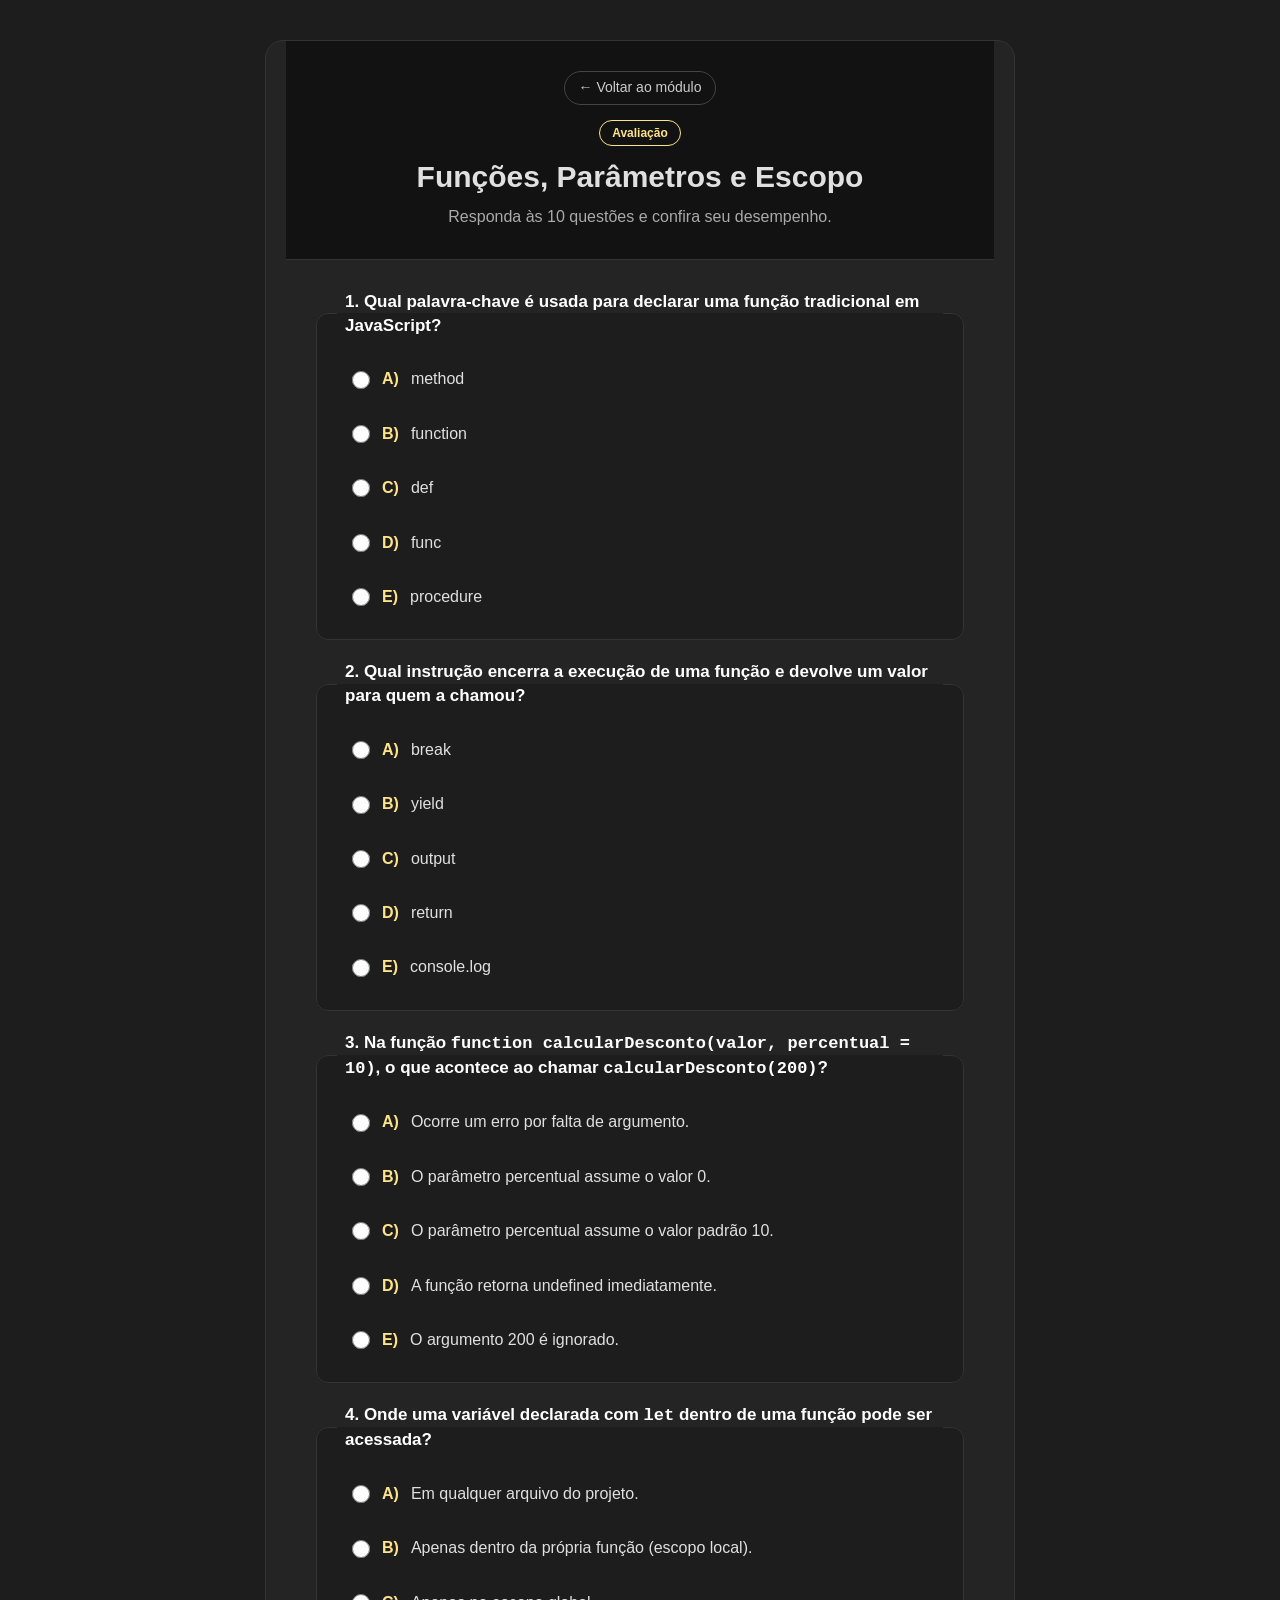
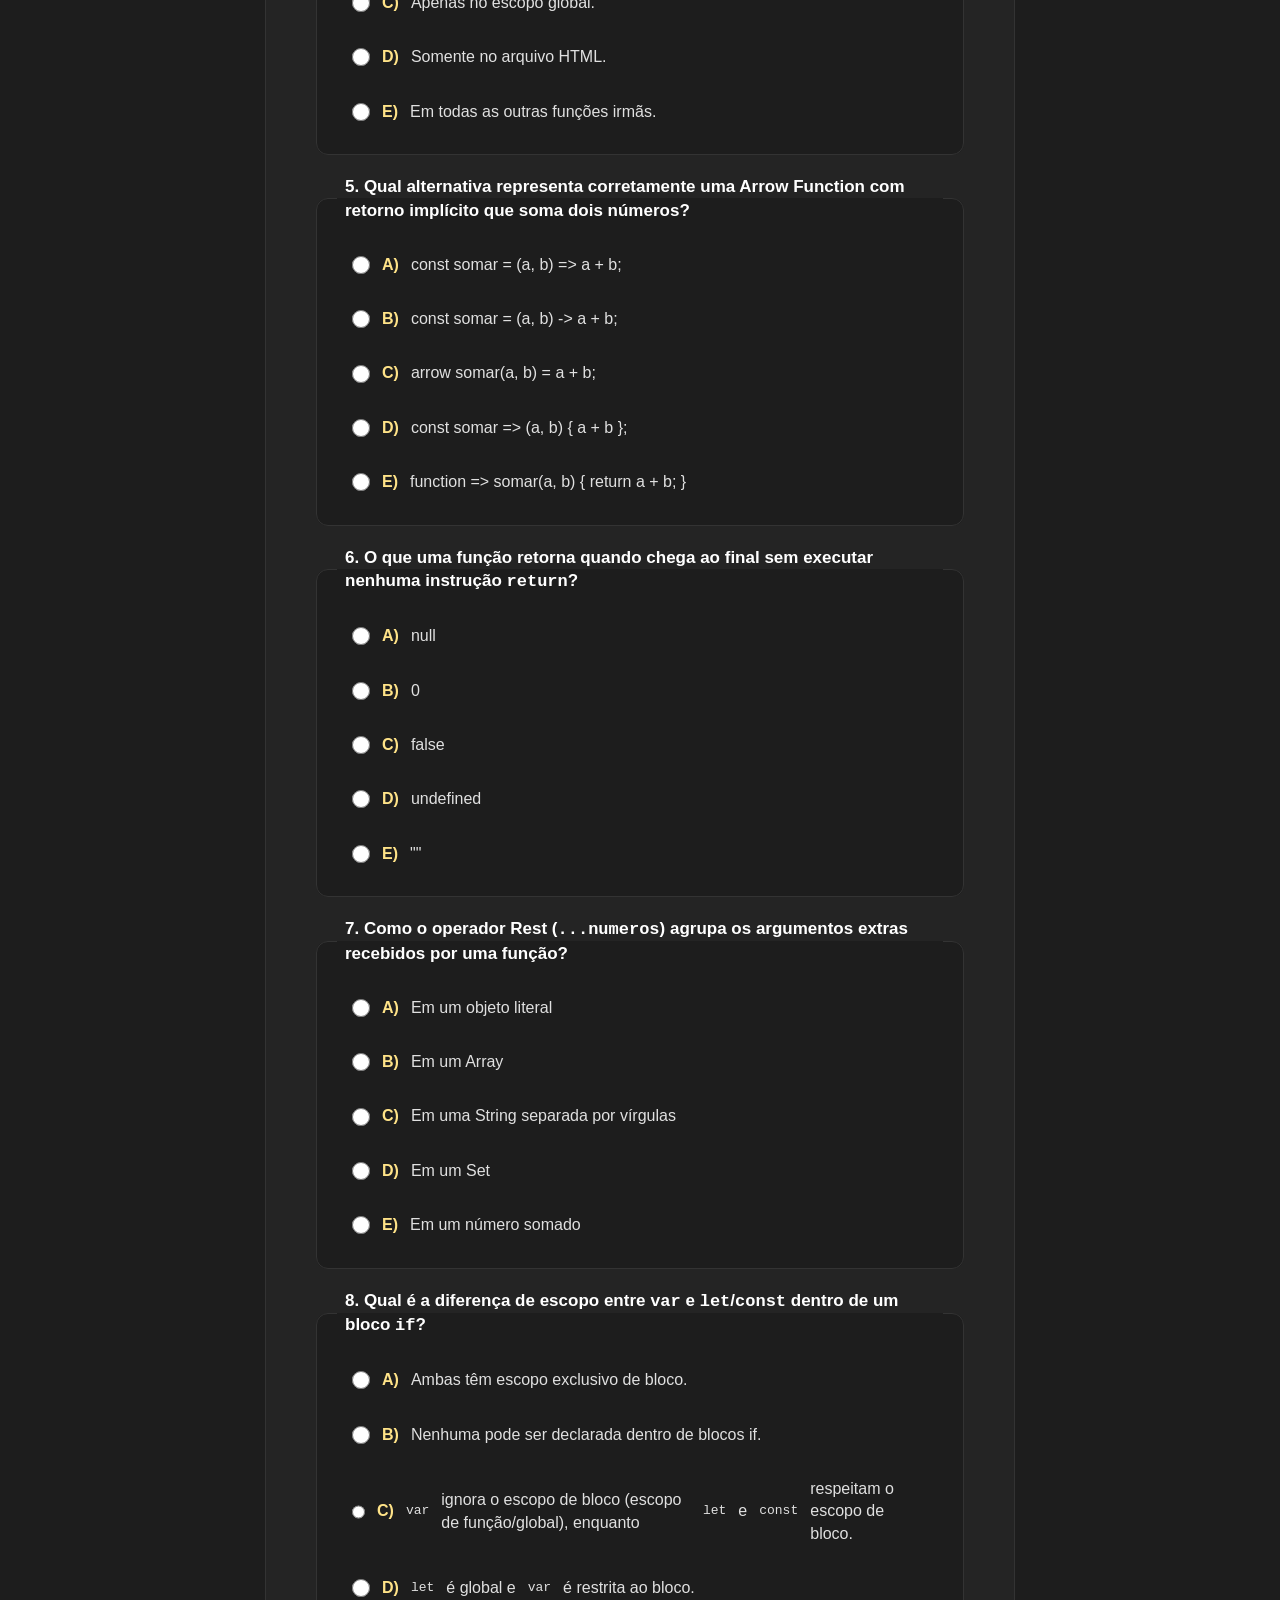
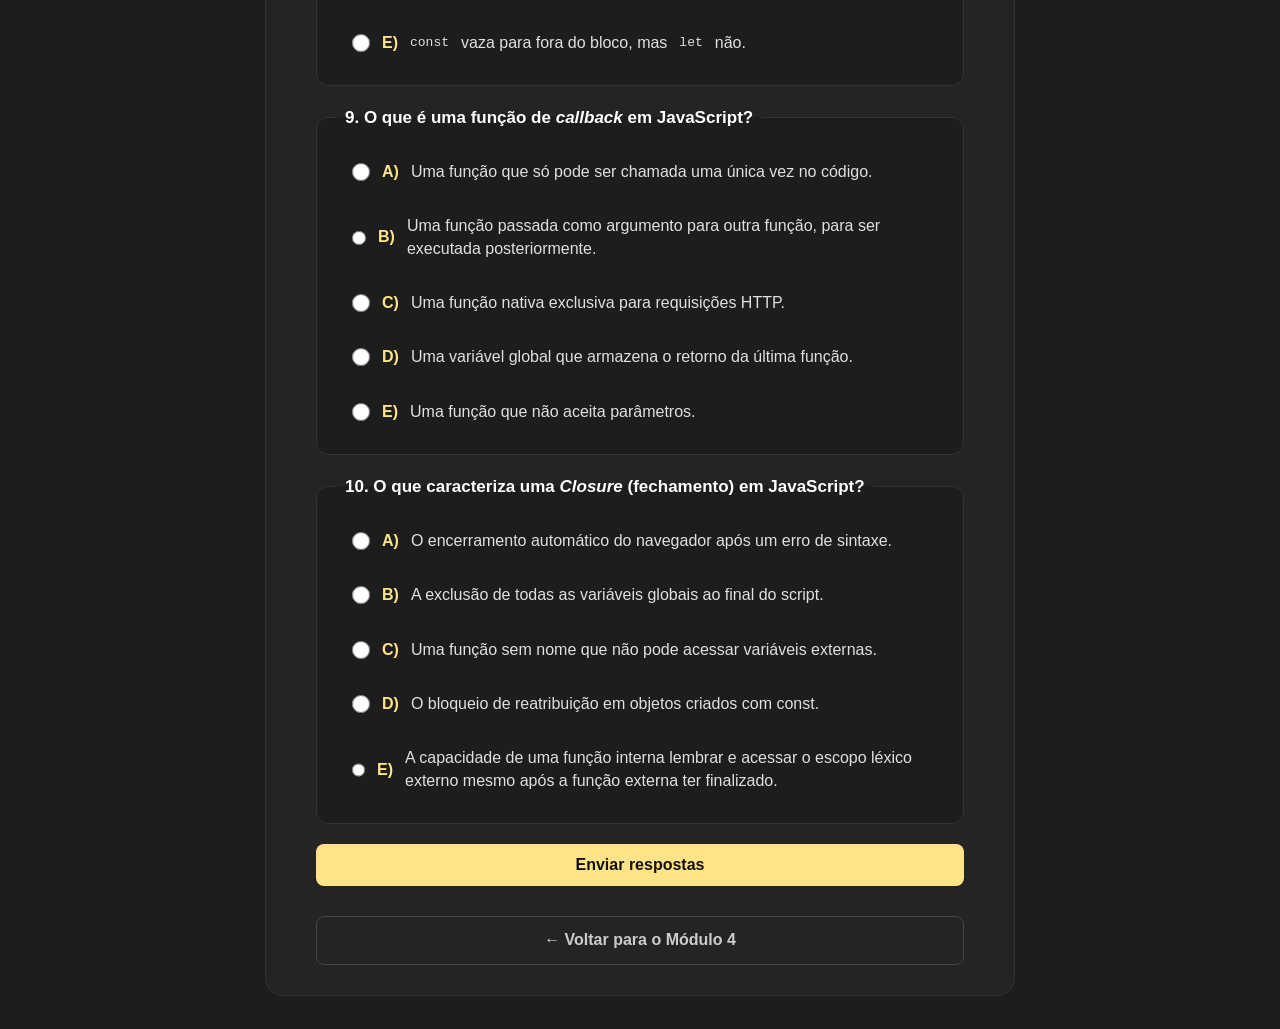
<file: prova-M4.html>
<!DOCTYPE html>
<html lang="pt-BR">
<head>
    <meta charset="UTF-8">
    <meta name="viewport" content="width=device-width, initial-scale=1.0">
    <title>Avaliação de Funções e Escopo | JS Mastery</title>
    <link rel="stylesheet" href="style.css">
</head>
<body>
    <main class="quiz" data-quiz="m4">
        <div class="topo-quiz">
            <a href="modulo4.html" class="btn-voltar">← Voltar ao módulo</a>
            <br>
            <span class="etiqueta-quiz">Avaliação</span>
            <h1>Funções, Parâmetros e Escopo</h1>
            <p class="subtitulo-quiz">Responda às 10 questões e confira seu desempenho.</p>
        </div>

        <form id="formQuiz">
            <fieldset>
                <legend>1. Qual palavra-chave é usada para declarar uma função tradicional em JavaScript?</legend>
                <label><input type="radio" name="q1" value="a" required><span class="letra-opcao">A)</span> method</label>
                <label><input type="radio" name="q1" value="b"><span class="letra-opcao">B)</span> function</label>
                <label><input type="radio" name="q1" value="c"><span class="letra-opcao">C)</span> def</label>
                <label><input type="radio" name="q1" value="d"><span class="letra-opcao">D)</span> func</label>
                <label><input type="radio" name="q1" value="e"><span class="letra-opcao">E)</span> procedure</label>
            </fieldset>

            <fieldset>
                <legend>2. Qual instrução encerra a execução de uma função e devolve um valor para quem a chamou?</legend>
                <label><input type="radio" name="q2" value="a" required><span class="letra-opcao">A)</span> break</label>
                <label><input type="radio" name="q2" value="b"><span class="letra-opcao">B)</span> yield</label>
                <label><input type="radio" name="q2" value="c"><span class="letra-opcao">C)</span> output</label>
                <label><input type="radio" name="q2" value="d"><span class="letra-opcao">D)</span> return</label>
                <label><input type="radio" name="q2" value="e"><span class="letra-opcao">E)</span> console.log</label>
            </fieldset>

            <fieldset>
                <legend>3. Na função <code>function calcularDesconto(valor, percentual = 10)</code>, o que acontece ao chamar <code>calcularDesconto(200)</code>?</legend>
                <label><input type="radio" name="q3" value="a" required><span class="letra-opcao">A)</span> Ocorre um erro por falta de argumento.</label>
                <label><input type="radio" name="q3" value="b"><span class="letra-opcao">B)</span> O parâmetro percentual assume o valor 0.</label>
                <label><input type="radio" name="q3" value="c"><span class="letra-opcao">C)</span> O parâmetro percentual assume o valor padrão 10.</label>
                <label><input type="radio" name="q3" value="d"><span class="letra-opcao">D)</span> A função retorna undefined imediatamente.</label>
                <label><input type="radio" name="q3" value="e"><span class="letra-opcao">E)</span> O argumento 200 é ignorado.</label>
            </fieldset>

            <fieldset>
                <legend>4. Onde uma variável declarada com <code>let</code> dentro de uma função pode ser acessada?</legend>
                <label><input type="radio" name="q4" value="a" required><span class="letra-opcao">A)</span> Em qualquer arquivo do projeto.</label>
                <label><input type="radio" name="q4" value="b"><span class="letra-opcao">B)</span> Apenas dentro da própria função (escopo local).</label>
                <label><input type="radio" name="q4" value="c"><span class="letra-opcao">C)</span> Apenas no escopo global.</label>
                <label><input type="radio" name="q4" value="d"><span class="letra-opcao">D)</span> Somente no arquivo HTML.</label>
                <label><input type="radio" name="q4" value="e"><span class="letra-opcao">E)</span> Em todas as outras funções irmãs.</label>
            </fieldset>

            <fieldset>
                <legend>5. Qual alternativa representa corretamente uma Arrow Function com retorno implícito que soma dois números?</legend>
                <label><input type="radio" name="q5" value="a" required><span class="letra-opcao">A)</span> const somar = (a, b) =&gt; a + b;</label>
                <label><input type="radio" name="q5" value="b"><span class="letra-opcao">B)</span> const somar = (a, b) -&gt; a + b;</label>
                <label><input type="radio" name="q5" value="c"><span class="letra-opcao">C)</span> arrow somar(a, b) = a + b;</label>
                <label><input type="radio" name="q5" value="d"><span class="letra-opcao">D)</span> const somar =&gt; (a, b) { a + b };</label>
                <label><input type="radio" name="q5" value="e"><span class="letra-opcao">E)</span> function =&gt; somar(a, b) { return a + b; }</label>
            </fieldset>

            <fieldset>
                <legend>6. O que uma função retorna quando chega ao final sem executar nenhuma instrução <code>return</code>?</legend>
                <label><input type="radio" name="q6" value="a" required><span class="letra-opcao">A)</span> null</label>
                <label><input type="radio" name="q6" value="b"><span class="letra-opcao">B)</span> 0</label>
                <label><input type="radio" name="q6" value="c"><span class="letra-opcao">C)</span> false</label>
                <label><input type="radio" name="q6" value="d"><span class="letra-opcao">D)</span> undefined</label>
                <label><input type="radio" name="q6" value="e"><span class="letra-opcao">E)</span> ""</label>
            </fieldset>

            <fieldset>
                <legend>7. Como o operador Rest (<code>...numeros</code>) agrupa os argumentos extras recebidos por uma função?</legend>
                <label><input type="radio" name="q7" value="a" required><span class="letra-opcao">A)</span> Em um objeto literal</label>
                <label><input type="radio" name="q7" value="b"><span class="letra-opcao">B)</span> Em um Array</label>
                <label><input type="radio" name="q7" value="c"><span class="letra-opcao">C)</span> Em uma String separada por vírgulas</label>
                <label><input type="radio" name="q7" value="d"><span class="letra-opcao">D)</span> Em um Set</label>
                <label><input type="radio" name="q7" value="e"><span class="letra-opcao">E)</span> Em um número somado</label>
            </fieldset>

            <fieldset>
                <legend>8. Qual é a diferença de escopo entre <code>var</code> e <code>let</code>/<code>const</code> dentro de um bloco <code>if</code>?</legend>
                <label><input type="radio" name="q8" value="a" required><span class="letra-opcao">A)</span> Ambas têm escopo exclusivo de bloco.</label>
                <label><input type="radio" name="q8" value="b"><span class="letra-opcao">B)</span> Nenhuma pode ser declarada dentro de blocos if.</label>
                <label><input type="radio" name="q8" value="c"><span class="letra-opcao">C)</span> <code>var</code> ignora o escopo de bloco (escopo de função/global), enquanto <code>let</code> e <code>const</code> respeitam o escopo de bloco.</label>
                <label><input type="radio" name="q8" value="d"><span class="letra-opcao">D)</span> <code>let</code> é global e <code>var</code> é restrita ao bloco.</label>
                <label><input type="radio" name="q8" value="e"><span class="letra-opcao">E)</span> <code>const</code> vaza para fora do bloco, mas <code>let</code> não.</label>
            </fieldset>

            <fieldset>
                <legend>9. O que é uma função de <em>callback</em> em JavaScript?</legend>
                <label><input type="radio" name="q9" value="a" required><span class="letra-opcao">A)</span> Uma função que só pode ser chamada uma única vez no código.</label>
                <label><input type="radio" name="q9" value="b"><span class="letra-opcao">B)</span> Uma função passada como argumento para outra função, para ser executada posteriormente.</label>
                <label><input type="radio" name="q9" value="c"><span class="letra-opcao">C)</span> Uma função nativa exclusiva para requisições HTTP.</label>
                <label><input type="radio" name="q9" value="d"><span class="letra-opcao">D)</span> Uma variável global que armazena o retorno da última função.</label>
                <label><input type="radio" name="q9" value="e"><span class="letra-opcao">E)</span> Uma função que não aceita parâmetros.</label>
            </fieldset>

            <fieldset>
                <legend>10. O que caracteriza uma <em>Closure</em> (fechamento) em JavaScript?</legend>
                <label><input type="radio" name="q10" value="a" required><span class="letra-opcao">A)</span> O encerramento automático do navegador após um erro de sintaxe.</label>
                <label><input type="radio" name="q10" value="b"><span class="letra-opcao">B)</span> A exclusão de todas as variáveis globais ao final do script.</label>
                <label><input type="radio" name="q10" value="c"><span class="letra-opcao">C)</span> Uma função sem nome que não pode acessar variáveis externas.</label>
                <label><input type="radio" name="q10" value="d"><span class="letra-opcao">D)</span> O bloqueio de reatribuição em objetos criados com const.</label>
                <label><input type="radio" name="q10" value="e"><span class="letra-opcao">E)</span> A capacidade de uma função interna lembrar e acessar o escopo léxico externo mesmo após a função externa ter finalizado.</label>
            </fieldset>

            <button type="submit">Enviar respostas</button>
        </form>

        <p id="resultado" class="resultado-quiz"></p>

        <div class="rodape-quiz">
            <a href="modulo4.html" class="btn-voltar-rodape">← Voltar para o Módulo 4</a>
        </div>
    </main>

    <script src="provas.js"></script>
</body>
</html>
</file>
<file: style.css>
/* CORES E CONFIG. */
:root {
    --amarelo: #ffe388;
    --fundo-principal: #1D1D1D;
    --fundo-escuro: #121212;
    --fundo-card: #242424;
    --texto-claro: #E0E0E0;
    --texto-escuro: #111111;
    --borda: #333333;
}

* {
    box-sizing: border-box;
    margin: 0;
    padding: 0;
}

body {
    font-family: Arial, sans-serif;
    background-color: var(--fundo-principal);
    color: var(--texto-claro);
    line-height: 1.4;
}

main {
    max-width: 1200px;
    margin: 40px auto;
    padding: 0 20px;
}

h2, h3 {
    color: var(--amarelo);
    border-bottom: 1px solid var(--borda);
    padding-bottom: 8px;
    margin-bottom: 20px;
}

/* CABEÇALHO E MENU */
header {
    background-color: var(--amarelo);
    color: var(--texto-escuro);
    padding: 20px;
    display: flex;
    justify-content: center;
    align-items: center;
}

.marca {
    display: flex;
    align-items: center;
    gap: 20px;
}

header .logo {
    width: 80px;
    height: auto;
}

header h1 {
    font-size: 40px;
    color: var(--texto-escuro);
}

header .subtitulo {
    font-size: 20px;
    text-align: center;
    color: var(--texto-escuro);
}

nav {
    display: flex;
    justify-content: center;
    flex-wrap: wrap;
    gap: 12px;
    padding: 20px;
    background-color: var(--fundo-escuro);
}

nav a {
    color: var(--amarelo);
    text-decoration: none;
    font-weight: bold;
    padding: 10px 18px;
    border: 1px solid var(--amarelo);
    border-radius: 6px;
}

nav a .modulo-nome {
    display: none;
}

nav a:hover,
nav a.ativo {
    background-color: var(--amarelo);
    color: var(--texto-escuro);
}

nav a:hover .modulo-nome,
nav a.ativo .modulo-nome {
    display: inline;
}

/* SEÇÃO PRINCIPAL E CARDS */
.apresentacao {
    text-align: center;
    margin-bottom: 50px;
}

.texto-justificado {
    text-align: justify;
    margin-bottom: 50px;
}

.apresentacao h2 {
    font-size: 32px;
    border: none;
}

.apresentacao p {
    font-size: 18px;
    color: #bbbbbb;
    max-width: 600px;
    margin: 0 auto 30px;
}

.lista-modulos {
    display: flex;
    flex-wrap: wrap;
    justify-content: center;
    gap: 20px;
    padding: 20px 10px;
}

.cartao-modulo {
    display: flex;
    flex-direction: column;
    align-items: center;
    justify-content: space-between;
    width: 240px;
    border: 1px solid var(--borda);
    border-radius: 12px;
    padding: 16px;
    text-decoration: none;
    text-align: center;
    color: var(--texto-claro);
    background-color: var(--fundo-card);
}

.cartao-modulo .img-modulo {
    width: 100%;
    height: 100px;
    object-fit: cover;
    border-radius: 8px;
    margin-bottom: 12px;
}

.cartao-modulo h3 {
    color: var(--amarelo);
    font-size: 20px;
    margin-bottom: 4px;
}

.cartao-modulo span {
    font-size: 14px;
    color: #cccccc;
}

.cartao-modulo:hover {
    background-color: var(--fundo-escuro);
    border-color: var(--amarelo);
}

/* BOTÕES, BLOCO DE CÓDIGO E RESULTADOS */
button,
.btn-enviar {
    background-color: var(--amarelo);
    color: var(--texto-escuro);
    border: none;
    padding: 12px 24px;
    font-size: 16px;
    font-weight: bold;
    border-radius: 8px;
    cursor: pointer;
}

button:hover,
.btn-enviar:hover {
    background-color: #ffffff;
}

.bloco-codigo {
    background-color: var(--fundo-escuro);
    border-left: 4px solid var(--amarelo);
    padding: 20px;
    margin: 20px 0;
    border-radius: 6px;
    font-family: monospace;
    white-space: pre-wrap;
    color: #ffffff;
}

.palavra-chave { color: #FF7B72; }
.texto { color: #A5D6FF; }
.numero, .booleano { color: #79C0FF; }

.caixa-resultado {
    display: none;
    margin-top: 20px;
    padding: 20px;
    background-color: var(--fundo-escuro);
    border: 1px dashed var(--amarelo);
    border-radius: 6px;
}

.caixa-resultado.visivel {
    display: block;
}

/* FORMULÁRIOS (CADASTRO/LOGIN) */
.secao-cadastro {
    display: flex;
    justify-content: center;
    margin-top: 50px;
}

.caixa-form,
.login {
    background-color: var(--fundo-card);
    padding: 40px;
    border-radius: 16px;
    width: 100%;
    max-width: 440px;
    margin: 40px auto;
    border: 1px solid var(--borda);
}

.caixa-form h2,
.login h1 {
    color: var(--amarelo);
    text-align: center;
    margin-bottom: 15px;
    font-size: 28px;
    border: none;
}

.login .subtitulo {
    text-align: center;
    color: #aaaaaa;
    margin-bottom: 25px;
}

.campo,
.login form {
    display: flex;
    flex-direction: column;
    gap: 12px;
    margin-bottom: 18px;
}

.campo label,
.login form label {
    font-size: 14px;
    font-weight: bold;
    color: #cccccc;
}

.campo input,
.login form input {
    width: 100%;
    padding: 12px;
    border: 1px solid #444444;
    border-radius: 8px;
    background-color: var(--fundo-principal);
    color: var(--texto-claro);
    font-size: 16px;
}

.campo input:focus,
.login form input:focus {
    border-color: var(--amarelo);
}

.login .link-cadastro {
    margin-top: 20px;
    text-align: center;
    font-size: 14px;
    color: #aaaaaa;
}

.login a {
    color: var(--amarelo);
    font-weight: bold;
    text-decoration: none;
}

/* QUIZ */
.quiz {
    max-width: 750px;
    margin: 40px auto;
    border: 1px solid var(--borda);
    border-radius: 18px;
    background-color: var(--fundo-card);
}

.topo-quiz {
    padding: 30px 25px;
    background-color: var(--fundo-escuro);
    border-bottom: 1px solid var(--borda);
    text-align: center;
}

.btn-voltar {
    display: inline-block;
    margin-bottom: 15px;
    padding: 6px 14px;
    border: 1px solid #444444;
    border-radius: 20px;
    color: #cccccc;
    font-size: 14px;
    text-decoration: none;
}

.btn-voltar:hover {
    border-color: var(--amarelo);
    color: var(--amarelo);
}

.etiqueta-quiz {
    display: inline-block;
    margin-bottom: 10px;
    padding: 4px 12px;
    border: 1px solid var(--amarelo);
    border-radius: 20px;
    color: var(--amarelo);
    font-size: 12px;
    font-weight: bold;
}

.quiz h1 {
    font-size: 30px;
    margin-bottom: 8px;
}

.subtitulo-quiz {
    color: #aaaaaa;
}

.quiz form {
    display: flex;
    flex-direction: column;
    gap: 20px;
    padding: 30px;
}

.quiz fieldset {
    display: flex;
    flex-direction: column;
    gap: 10px;
    padding: 20px;
    border: 1px solid var(--borda);
    border-radius: 12px;
    background-color: var(--fundo-principal);
}

.quiz legend {
    padding: 0 8px;
    font-weight: bold;
    font-size: 17px;
    color: #ffffff;
}

.quiz label {
    display: flex;
    align-items: center;
    gap: 12px;
    padding: 10px 14px;
    border: 1px solid transparent;
    border-radius: 8px;
    cursor: pointer;
}

.quiz label:hover {
    background-color: #2b2b2b;
    border-color: #444444;
}

.quiz input[type="radio"] {
    width: 18px;
    height: 18px;
    cursor: pointer;
}

.letra-opcao {
    font-weight: bold;
    color: var(--amarelo);
}

/* RESULTADO DO QUIZ */
.quiz label.correta {
    border-color: #3fb950;
    background-color: #1c3322;
}

.quiz label.errada {
    border-color: #f85149;
    background-color: #3b1d1d;
}

.resultado-quiz {
    display: none;
    margin: 0 30px 25px;
    padding: 18px;
    border: 1px solid var(--amarelo);
    border-radius: 10px;
    background-color: #2e2a1e;
    color: var(--amarelo);
    text-align: center;
    font-weight: bold;
}

.resultado-quiz.visivel {
    display: block;
}

.rodape-quiz {
    padding: 0 30px 30px;
}

.btn-voltar-rodape {
    display: block;
    width: 100%;
    padding: 12px;
    border: 1px solid #444444;
    border-radius: 8px;
    color: #cccccc;
    text-align: center;
    text-decoration: none;
    font-weight: bold;
}

/* JANELA DE AVISO */
.aviso {
    border: 1px solid var(--amarelo);
    border-radius: 16px;
    background-color: var(--fundo-card);
    color: var(--texto-claro);
    padding: 30px;
    max-width: 400px;
    margin: auto;
    text-align: center;
}

.etiqueta-aviso {
    display: inline-block;
    color: var(--amarelo);
    border: 1px solid var(--amarelo);
    font-size: 12px;
    font-weight: bold;
    padding: 4px 12px;
    border-radius: 20px;
    margin-bottom: 12px;
}

.conteudo-aviso h3 {
    color: var(--amarelo);
    font-size: 24px;
    margin-bottom: 10px;
}

.conteudo-aviso p {
    color: #bbbbbb;
    margin-bottom: 20px;
}

/* RESPONSIVIDADE */
@media (max-width: 600px) {
    .marca {
        flex-direction: column;
    }

    .quiz form,
    .rodape-quiz {
        padding: 15px;
    }
}
</file>
